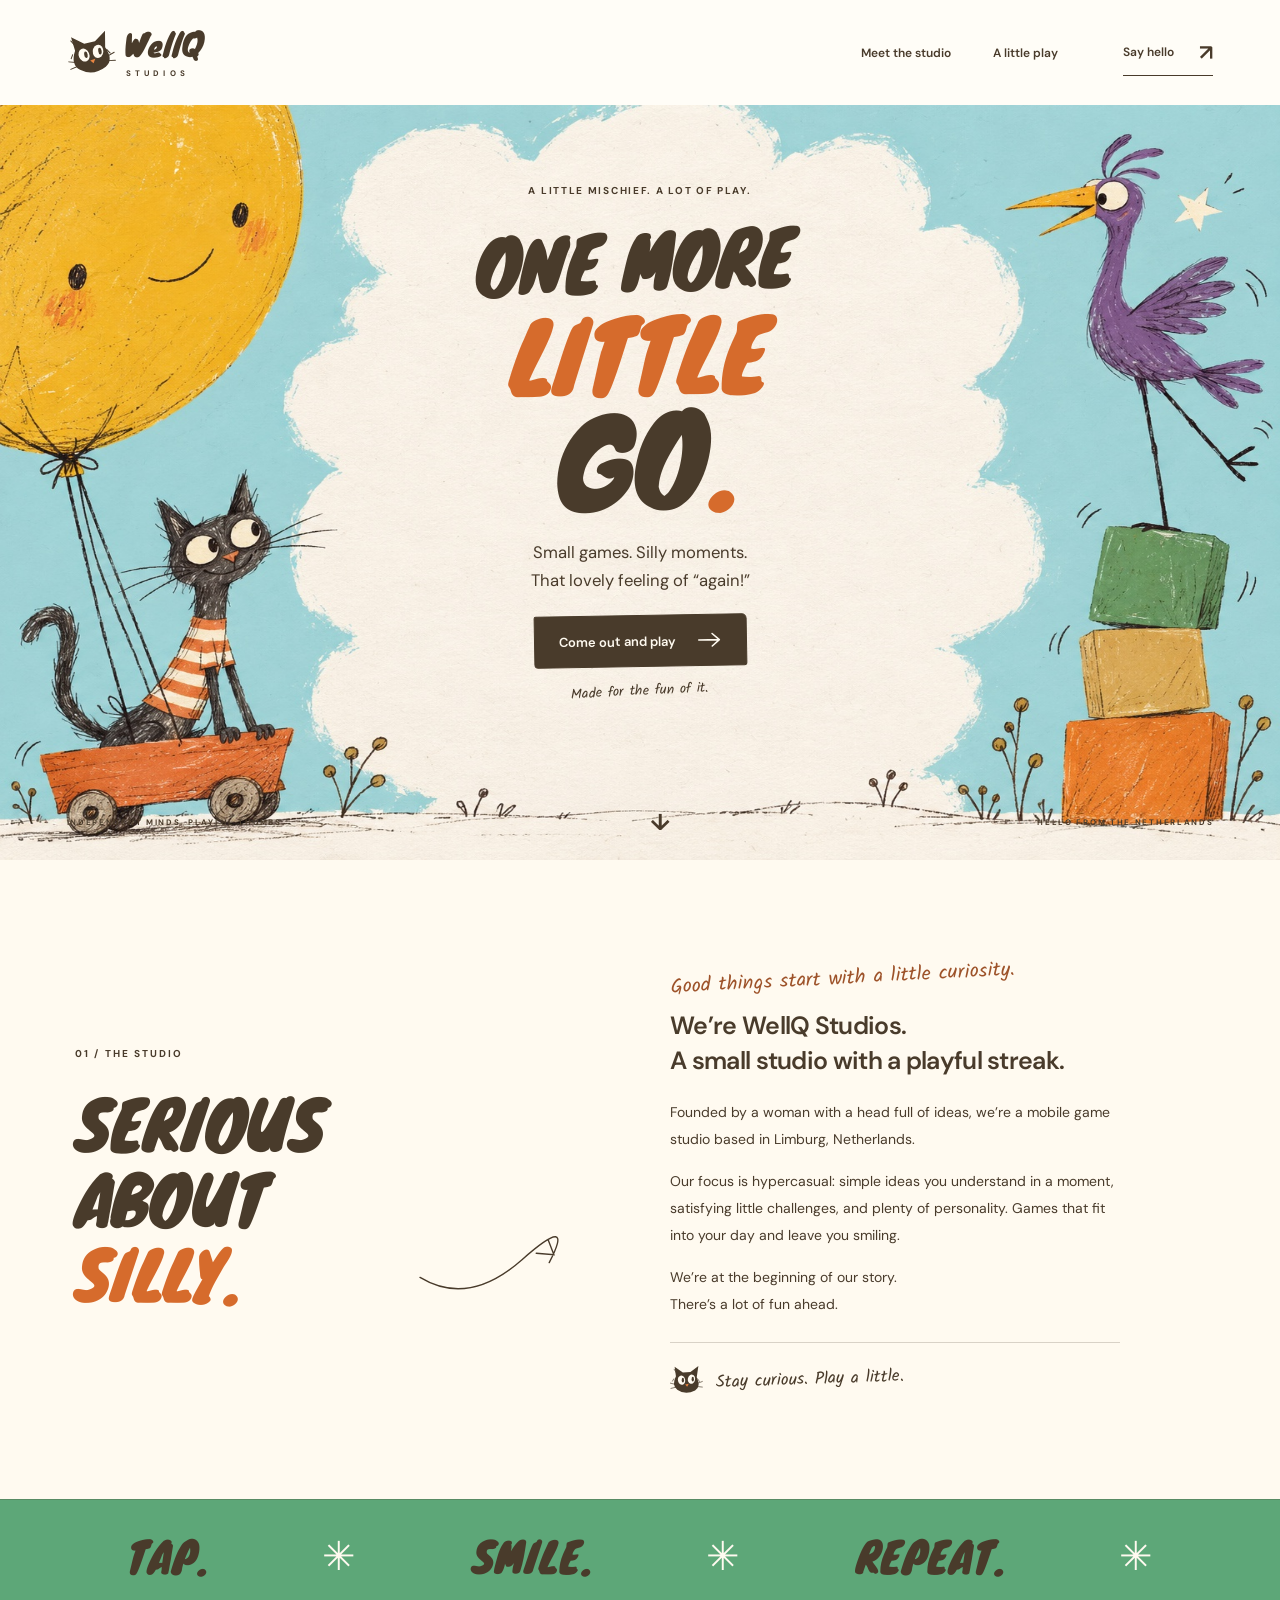
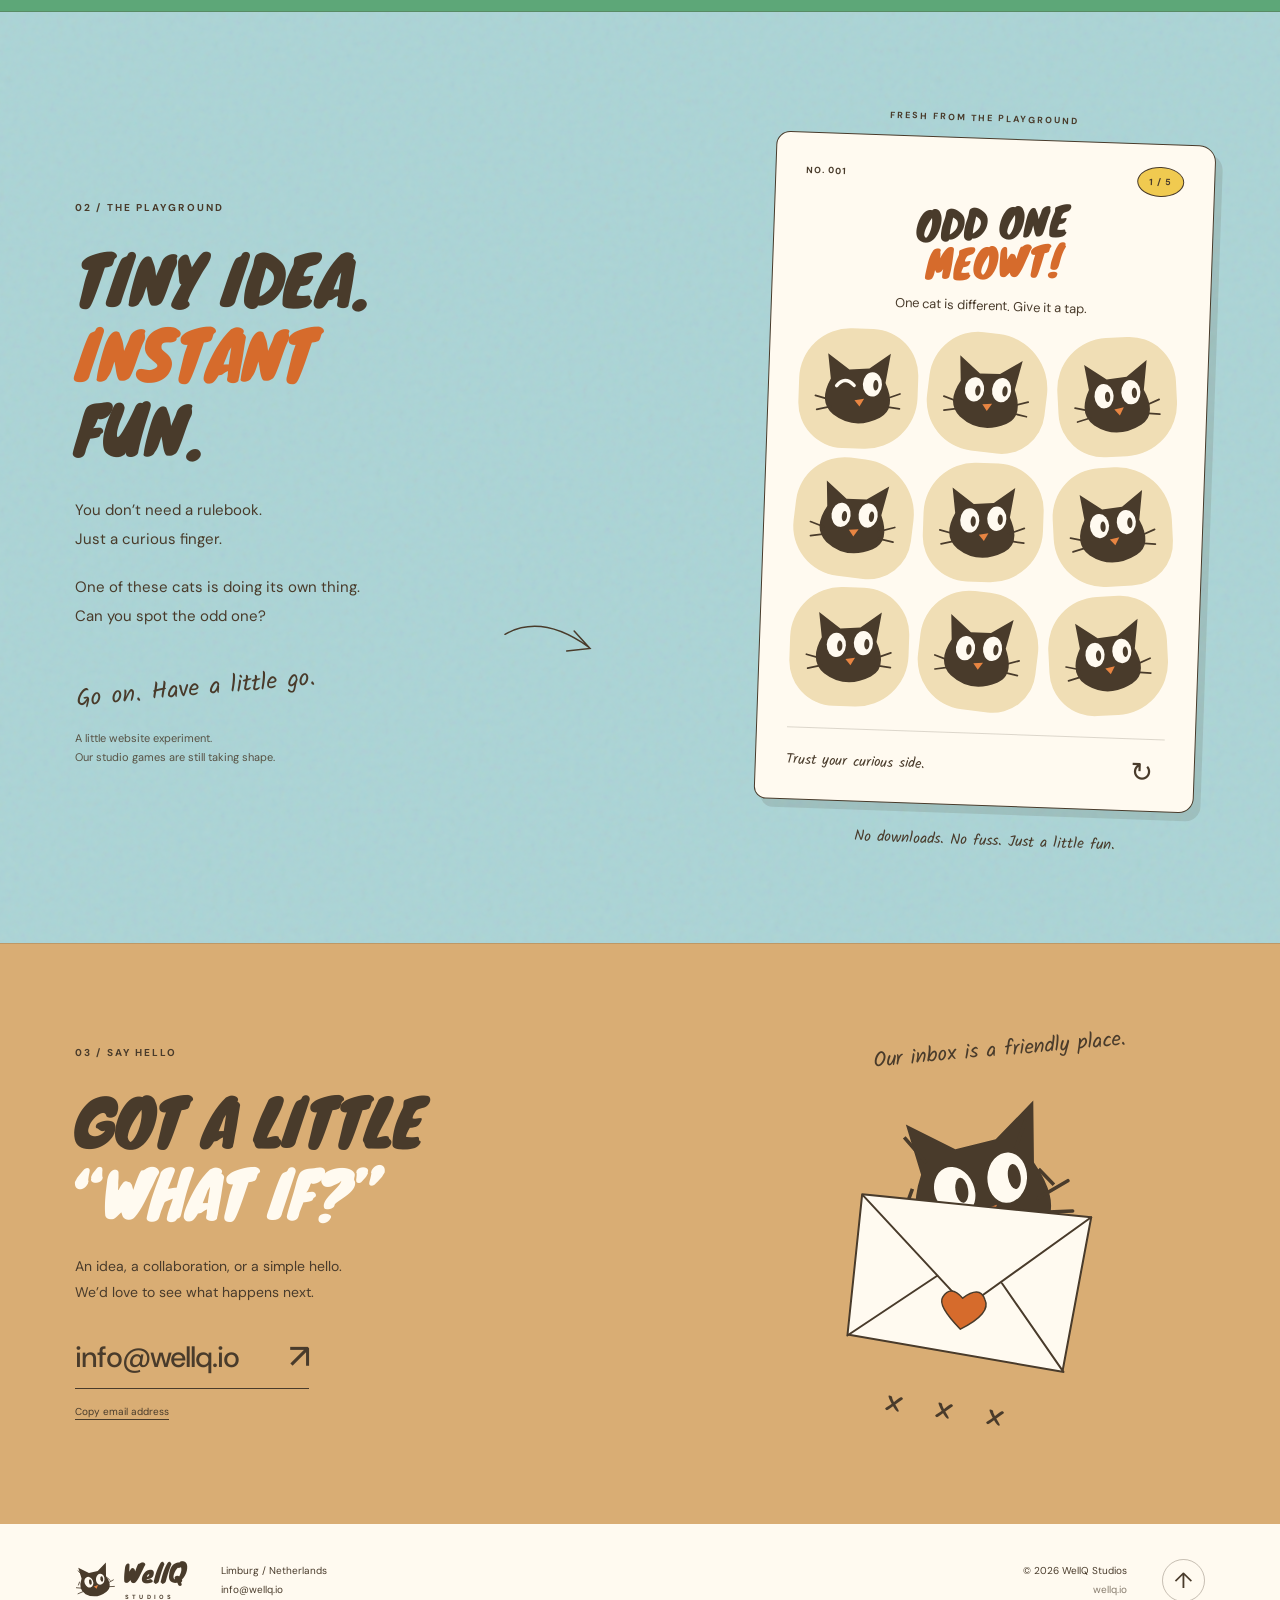
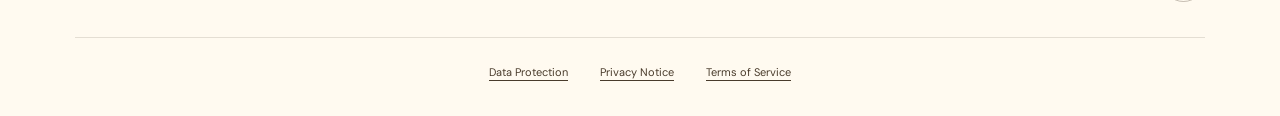
<file: index.html>
<!doctype html>
<html lang="en">
<head>
<meta charset="UTF-8"><meta name="viewport" content="width=device-width,initial-scale=1"><meta name="theme-color" content="#fffaf0">
<title>WellQ Studios • One more little go.</title>
<meta name="description" content="A little mischief. A lot of play. WellQ Studios is a woman founded mobile game studio in Limburg, Netherlands, creating hypercasual games.">
<meta property="og:title" content="WellQ Studios • One more little go."><meta property="og:description" content="A little mischief. A lot of play. Meet WellQ Studios."><meta property="og:type" content="website">
<link rel="icon" href="assets/cat.svg" type="image/svg+xml">
<link rel="preconnect" href="https://fonts.googleapis.com"><link rel="preconnect" href="https://fonts.gstatic.com" crossorigin>
<link href="https://fonts.googleapis.com/css2?family=DM+Sans:wght@400;500;600;700&family=Kalam:wght@400;700&family=Knewave&display=swap" rel="stylesheet">
<link rel="stylesheet" href="styles.css"><script defer src="game.js"></script><script defer src="script.js"></script>
</head>
<body>
<a class="skip" href="#main">Skip to content</a>
<header class="header">
<a class="brand" href="#" aria-label="WellQ Studios home"><img src="assets/cat.svg" alt="" width="48" height="48"><span>WellQ<span class="brand-sub">S T U D I O S</span></span></a>
<nav id="nav" aria-label="Main navigation"><a href="#studio">Meet the studio</a><a href="#playground">A little play</a><a class="nav-hello" href="#hello">Say hello <span aria-hidden="true">↗</span></a></nav>
<button class="menu" aria-controls="nav" aria-expanded="false" aria-label="Open menu"><span></span><span></span></button>
</header>
<main id="main">
<section class="hero" aria-labelledby="hero-heading">
<img class="hero-illustration" src="assets/playground.jpg" alt="A scruffy cat floats beneath a smiling yellow balloon while a purple bird balances on a wobbly tower of colored blocks." width="1536" height="1024" fetchpriority="high">
<div class="hero-copy"><p class="eyebrow">A LITTLE MISCHIEF. A LOT OF PLAY.</p><h1 id="hero-heading"><span>ONE MORE</span><span class="orange">LITTLE</span><span>GO<span class="orange">.</span></span></h1><p class="hero-intro">Small games. Silly moments.<br>That lovely feeling of “again!”</p><a class="button" href="#playground">Come out and play <svg viewBox="0 0 28 20" aria-hidden="true"><path d="M2 10h22M17 3l8 7-8 7"/></svg></a><span class="hero-footnote">Made for the fun of it.</span></div>
<p class="mobile-art-note" aria-hidden="true">Curiosity<br>looks good<br>on you.</p>
<div class="hero-bottom"><span>INDEPENDENT MINDS. PLAYFUL THUMBS.</span><a href="#studio" aria-label="Meet the studio below">↓</a><span>HELLO FROM THE NETHERLANDS</span></div>
</section>
<section class="studio section-wrap" id="studio" aria-labelledby="studio-heading">
<div class="studio-title"><p class="eyebrow">01 / THE STUDIO</p><h2 id="studio-heading">SERIOUS<br>ABOUT<br><span class="orange">SILLY.</span></h2><svg class="pencil-arrow" viewBox="0 0 180 80" aria-hidden="true"><path d="M8 20q43 50 119 17t29 13M145 35l19 8-1-19"/></svg></div>
<div class="studio-story"><span class="handwritten">Good things start with a little curiosity.</span><h3>We’re WellQ Studios.<br>A small studio with a playful streak.</h3><p>Founded by a woman with a head full of ideas, we’re a mobile game studio based in Limburg, Netherlands.</p><p>Our focus is hypercasual: simple ideas you understand in a moment, satisfying little challenges, and plenty of personality. Games that fit into your day and leave you smiling.</p><p>We’re at the beginning of our story.<br>There’s a lot of fun ahead.</p><div class="studio-signature"><img src="assets/cat.svg" alt="" width="33" height="33"><span>Stay curious. Play a little.</span></div></div>
</section>
<div class="play-strip" aria-label="Tap. Smile. Repeat."><span>TAP.</span><span class="strip-star" aria-hidden="true">✳</span><span>SMILE.</span><span class="strip-star" aria-hidden="true">✳</span><span>REPEAT.</span><span class="strip-star" aria-hidden="true">✳</span><span class="strip-again" aria-hidden="true">TAP.</span></div>
<section class="playground" id="playground" aria-labelledby="playground-heading"><div class="playground-inner section-wrap">
<div class="playground-copy"><p class="eyebrow">02 / THE PLAYGROUND</p><h2 id="playground-heading">TINY IDEA.<br><span class="orange">INSTANT</span><br>FUN.</h2><p>You don’t need a rulebook.<br>Just a curious finger.</p><p>One of these cats is doing its own thing.<br>Can you spot the odd one?</p><span class="handwritten toy-invitation">Go on. Have a little go.</span><svg class="toy-arrow" viewBox="0 0 120 60" aria-hidden="true"><path d="M6 22q44-25 100 15M89 18l19 21-28 3"/></svg><p class="toy-disclaimer">A little website experiment.<br>Our studio games are still taking shape.</p></div>
<div class="toy-surround"><div class="toy-label">FRESH FROM THE PLAYGROUND</div><div class="toy" aria-label="Odd one meowt game">
<div class="toy-top"><span class="toy-edition">NO. 001</span><span class="toy-counter" id="counter">1 / 5</span></div>
<h3>ODD ONE<br><span>MEOWT!</span></h3><p class="toy-description" id="game-instruction">One cat is different. Give it a tap.</p>
<div class="cats" id="cats" role="group" aria-labelledby="game-instruction"></div>
<div class="toy-result" id="toy-result" hidden><img src="assets/cat.svg" alt="A wide eyed cat" width="100" height="100"><h4>PAWSOME.</h4><p>Five little moments of joy.<br>Fancy another go?</p><button class="button" id="again">Play again <span aria-hidden="true">↻</span></button></div>
<div class="toy-bottom"><span class="game-message" id="game-message" role="status" aria-live="polite">Trust your curious side.</span><button class="reset" id="reset" aria-label="Start the cat game again">↻</button></div>
</div><span class="toy-caption">No downloads. No fuss. Just a little fun.</span></div>
</div></section>
<section class="hello" id="hello" aria-labelledby="hello-heading"><div class="hello-inner section-wrap"><div class="hello-copy"><p class="eyebrow">03 / SAY HELLO</p><h2 id="hello-heading">GOT A LITTLE<br><span>“WHAT IF?”</span></h2><p>An idea, a collaboration, or a simple hello.<br>We’d love to see what happens next.</p><a class="email" href="mailto:info@wellq.io">info@wellq.io <span aria-hidden="true">↗</span></a><div class="copy-row"><button id="copy-email">Copy email address</button><span id="copy-status" role="status"></span></div></div><div class="hello-drawing" aria-hidden="true"><span class="handwritten">Our inbox is a friendly place.</span><div class="cat-post"><img src="assets/cat.svg" alt="" width="180" height="180"><svg viewBox="0 0 260 190"><path class="envelope-paper" d="m14 27 230-9-7 157-218-7Z"/><path d="m15 28 118 96L244 18M19 169l81-72m138 78-73-79"/><path class="heart" d="M130 147q-26-20-22-29 6-14 20-2 15-15 22-2 9 13-20 33Z"/></svg></div><span class="hello-scribbles">× × ×</span></div></div></section>
</main>
<footer class="footer section-wrap"><a class="brand" href="#" aria-label="WellQ Studios home"><img src="assets/cat.svg" alt="" width="39" height="39"><span>WellQ<span class="brand-sub">S T U D I O S</span></span></a><p>Limburg / Netherlands<br><a href="mailto:info@wellq.io">info@wellq.io</a></p><p>© <span id="year">2026</span> WellQ Studios<br><span class="footer-domain">wellq.io</span></p><a class="back-top" href="#" aria-label="Back to top">↑</a></footer>
<nav class="legal-footer section-wrap" aria-label="Legal information"><a href="data-protection.html">Data Protection</a><a href="privacy.html">Privacy Notice</a><a href="terms.html">Terms of Service</a></nav>
</body></html>
</file>
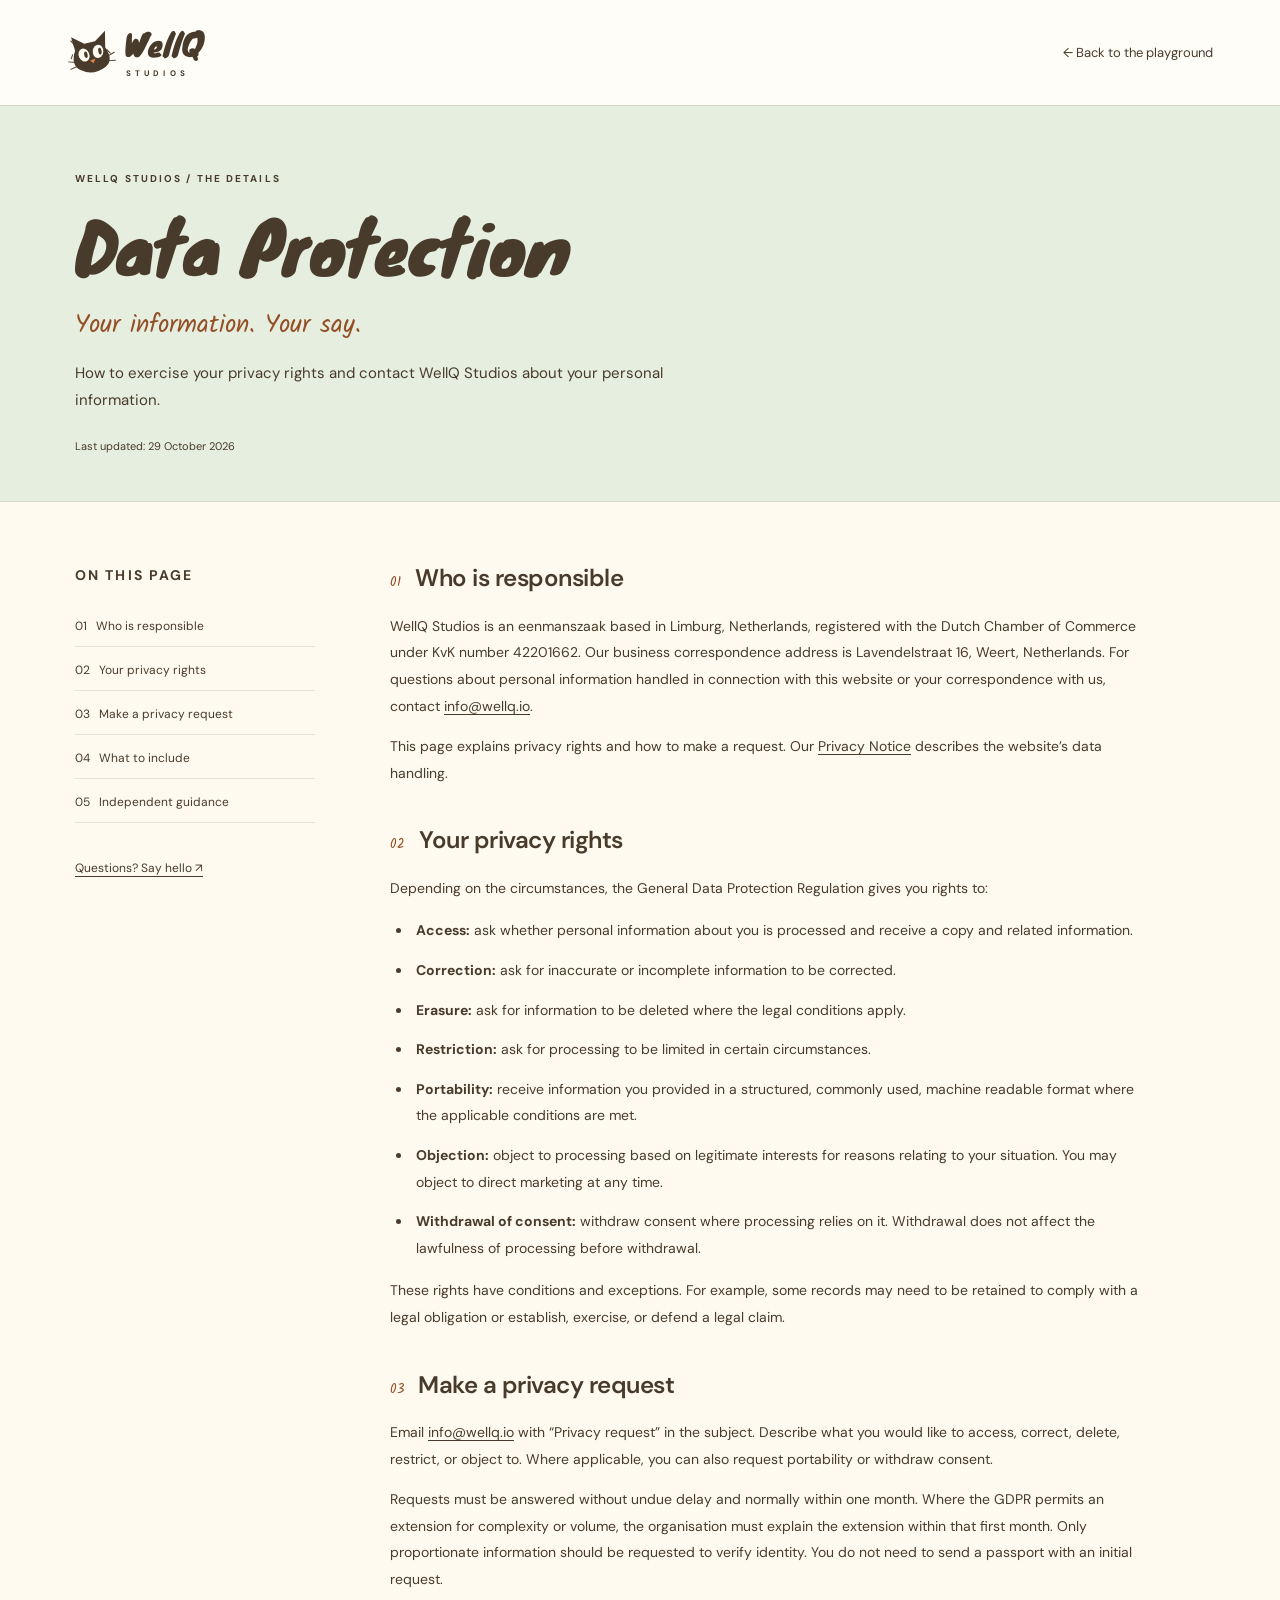
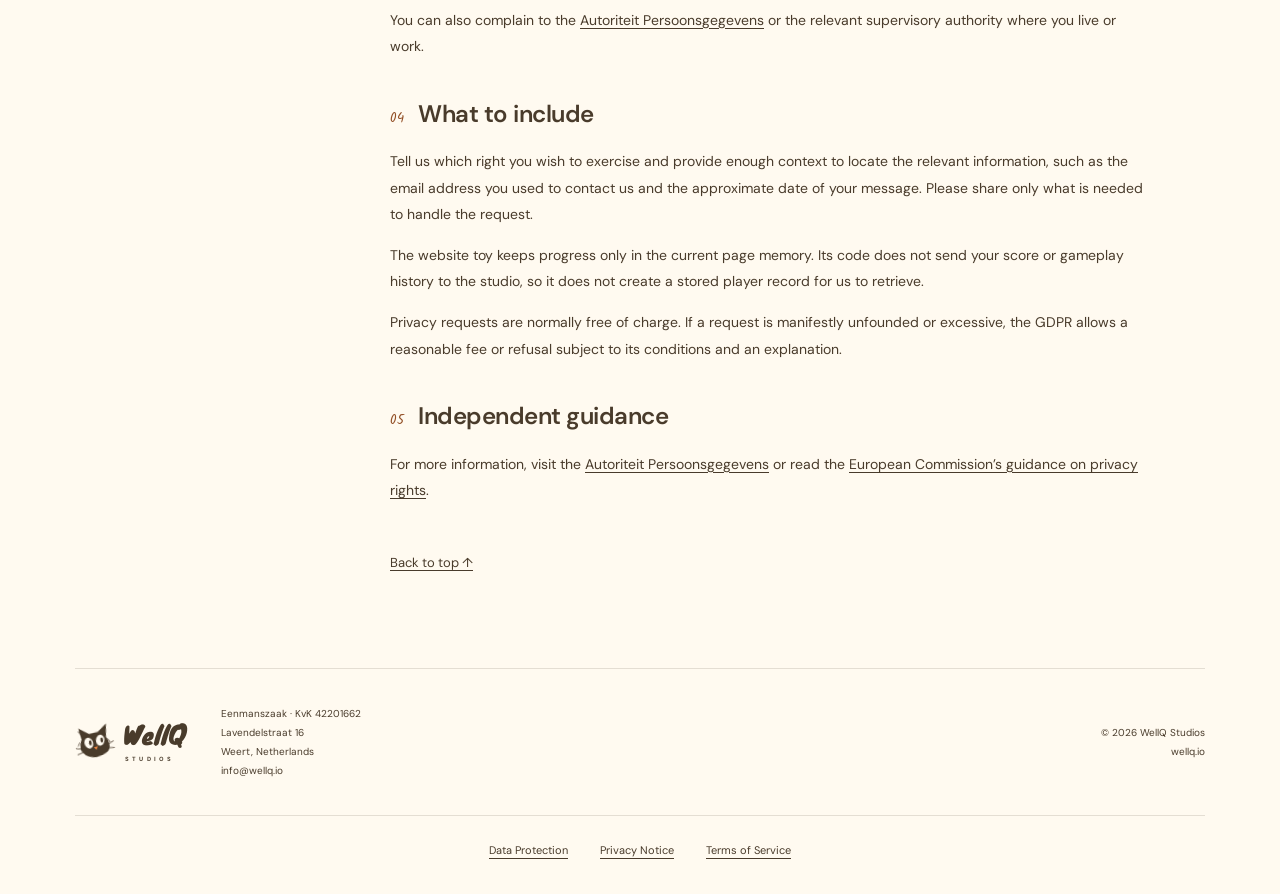
<file: data-protection.html>
<!doctype html>
<html lang="en"><head><meta charset="utf-8"><meta name="viewport" content="width=device-width,initial-scale=1"><meta name="theme-color" content="#fffaf0"><title>Data Protection • WellQ Studios</title><meta name="description" content="How to exercise your privacy rights and contact WellQ Studios about your personal information."><link rel="icon" href="assets/cat.svg" type="image/svg+xml"><link rel="preconnect" href="https://fonts.googleapis.com"><link rel="preconnect" href="https://fonts.gstatic.com" crossorigin><link href="https://fonts.googleapis.com/css2?family=DM+Sans:wght@400;500;600;700&family=Kalam:wght@400;700&family=Knewave&display=swap" rel="stylesheet"><link rel="stylesheet" href="styles.css"><link rel="stylesheet" href="legal.css"></head>
<body class="legal-page"><a class="skip" href="#main">Skip to content</a><header class="header"><a class="brand" href="index.html" aria-label="WellQ Studios home"><img src="assets/cat.svg" alt="" width="48" height="48"><span>WellQ<span class="brand-sub">S T U D I O S</span></span></a><a class="legal-home" href="index.html">← Back to the playground</a></header>
<main id="main"><div class="legal-hero"><div class="section-wrap"><p class="eyebrow">WELLQ STUDIOS / THE DETAILS</p><h1>Data Protection</h1><p class="handwritten">Your information. Your say.</p><p>How to exercise your privacy rights and contact WellQ Studios about your personal information.</p><p class="legal-date">Last updated: 29 October 2026</p></div></div><div class="legal-layout section-wrap"><aside><nav aria-label="On this page"><p class="eyebrow">ON THIS PAGE</p><a href="#scope">01 &nbsp; Who is responsible</a><a href="#rights">02 &nbsp; Your privacy rights</a><a href="#requests">03 &nbsp; Make a privacy request</a><a href="#information">04 &nbsp; What to include</a><a href="#guidance">05 &nbsp; Independent guidance</a></nav><a class="legal-contact" href="mailto:info@wellq.io">Questions? Say hello ↗</a></aside><article><section id="scope"><h2><span>01</span>Who is responsible</h2><p>WellQ Studios is an eenmanszaak based in Limburg, Netherlands, registered with the Dutch Chamber of Commerce under KvK number 42201662. Our business correspondence address is Lavendelstraat 16, Weert, Netherlands. For questions about personal information handled in connection with this website or your correspondence with us, contact <a href="mailto:info@wellq.io">info@wellq.io</a>.</p><p>This page explains privacy rights and how to make a request. Our <a href="privacy.html">Privacy Notice</a> describes the website’s data handling.</p></section><section id="rights"><h2><span>02</span>Your privacy rights</h2><p>Depending on the circumstances, the General Data Protection Regulation gives you rights to:</p><ul><li><strong>Access:</strong> ask whether personal information about you is processed and receive a copy and related information.</li><li><strong>Correction:</strong> ask for inaccurate or incomplete information to be corrected.</li><li><strong>Erasure:</strong> ask for information to be deleted where the legal conditions apply.</li><li><strong>Restriction:</strong> ask for processing to be limited in certain circumstances.</li><li><strong>Portability:</strong> receive information you provided in a structured, commonly used, machine readable format where the applicable conditions are met.</li><li><strong>Objection:</strong> object to processing based on legitimate interests for reasons relating to your situation. You may object to direct marketing at any time.</li><li><strong>Withdrawal of consent:</strong> withdraw consent where processing relies on it. Withdrawal does not affect the lawfulness of processing before withdrawal.</li></ul><p>These rights have conditions and exceptions. For example, some records may need to be retained to comply with a legal obligation or establish, exercise, or defend a legal claim.</p></section><section id="requests"><h2><span>03</span>Make a privacy request</h2><p>Email <a href="mailto:info@wellq.io?subject=Privacy%20request">info@wellq.io</a> with “Privacy request” in the subject. Describe what you would like to access, correct, delete, restrict, or object to. Where applicable, you can also request portability or withdraw consent.</p><p>Requests must be answered without undue delay and normally within one month. Where the GDPR permits an extension for complexity or volume, the organisation must explain the extension within that first month. Only proportionate information should be requested to verify identity. You do not need to send a passport with an initial request.</p><p>You can also complain to the <a href="https://autoriteitpersoonsgegevens.nl/">Autoriteit Persoonsgegevens</a> or the relevant supervisory authority where you live or work.</p></section><section id="information"><h2><span>04</span>What to include</h2><p>Tell us which right you wish to exercise and provide enough context to locate the relevant information, such as the email address you used to contact us and the approximate date of your message. Please share only what is needed to handle the request.</p><p>The website toy keeps progress only in the current page memory. Its code does not send your score or gameplay history to the studio, so it does not create a stored player record for us to retrieve.</p><p>Privacy requests are normally free of charge. If a request is manifestly unfounded or excessive, the GDPR allows a reasonable fee or refusal subject to its conditions and an explanation.</p></section><section id="guidance"><h2><span>05</span>Independent guidance</h2><p>For more information, visit the <a href="https://autoriteitpersoonsgegevens.nl/">Autoriteit Persoonsgegevens</a> or read the <a href="https://commission.europa.eu/law/law-topic/data-protection/reform/rights-citizens/how-my-personal-data-protected/how-should-my-consent-be-requested_en">European Commission’s guidance on privacy rights</a>.</p></section><a class="legal-top" href="#main">Back to top ↑</a></article></div></main>
<footer class="footer section-wrap"><a class="brand" href="index.html"><img src="assets/cat.svg" alt="" width="39" height="39"><span>WellQ<span class="brand-sub">S T U D I O S</span></span></a><p>Eenmanszaak · KvK 42201662<br>Lavendelstraat 16<br>Weert, Netherlands<br><a href="mailto:info@wellq.io">info@wellq.io</a></p><p>© 2026 WellQ Studios<br>wellq.io</p></footer><nav class="legal-footer section-wrap" aria-label="Legal information"><a href="data-protection.html">Data Protection</a><a href="privacy.html">Privacy Notice</a><a href="terms.html">Terms of Service</a></nav></body></html>
</file>
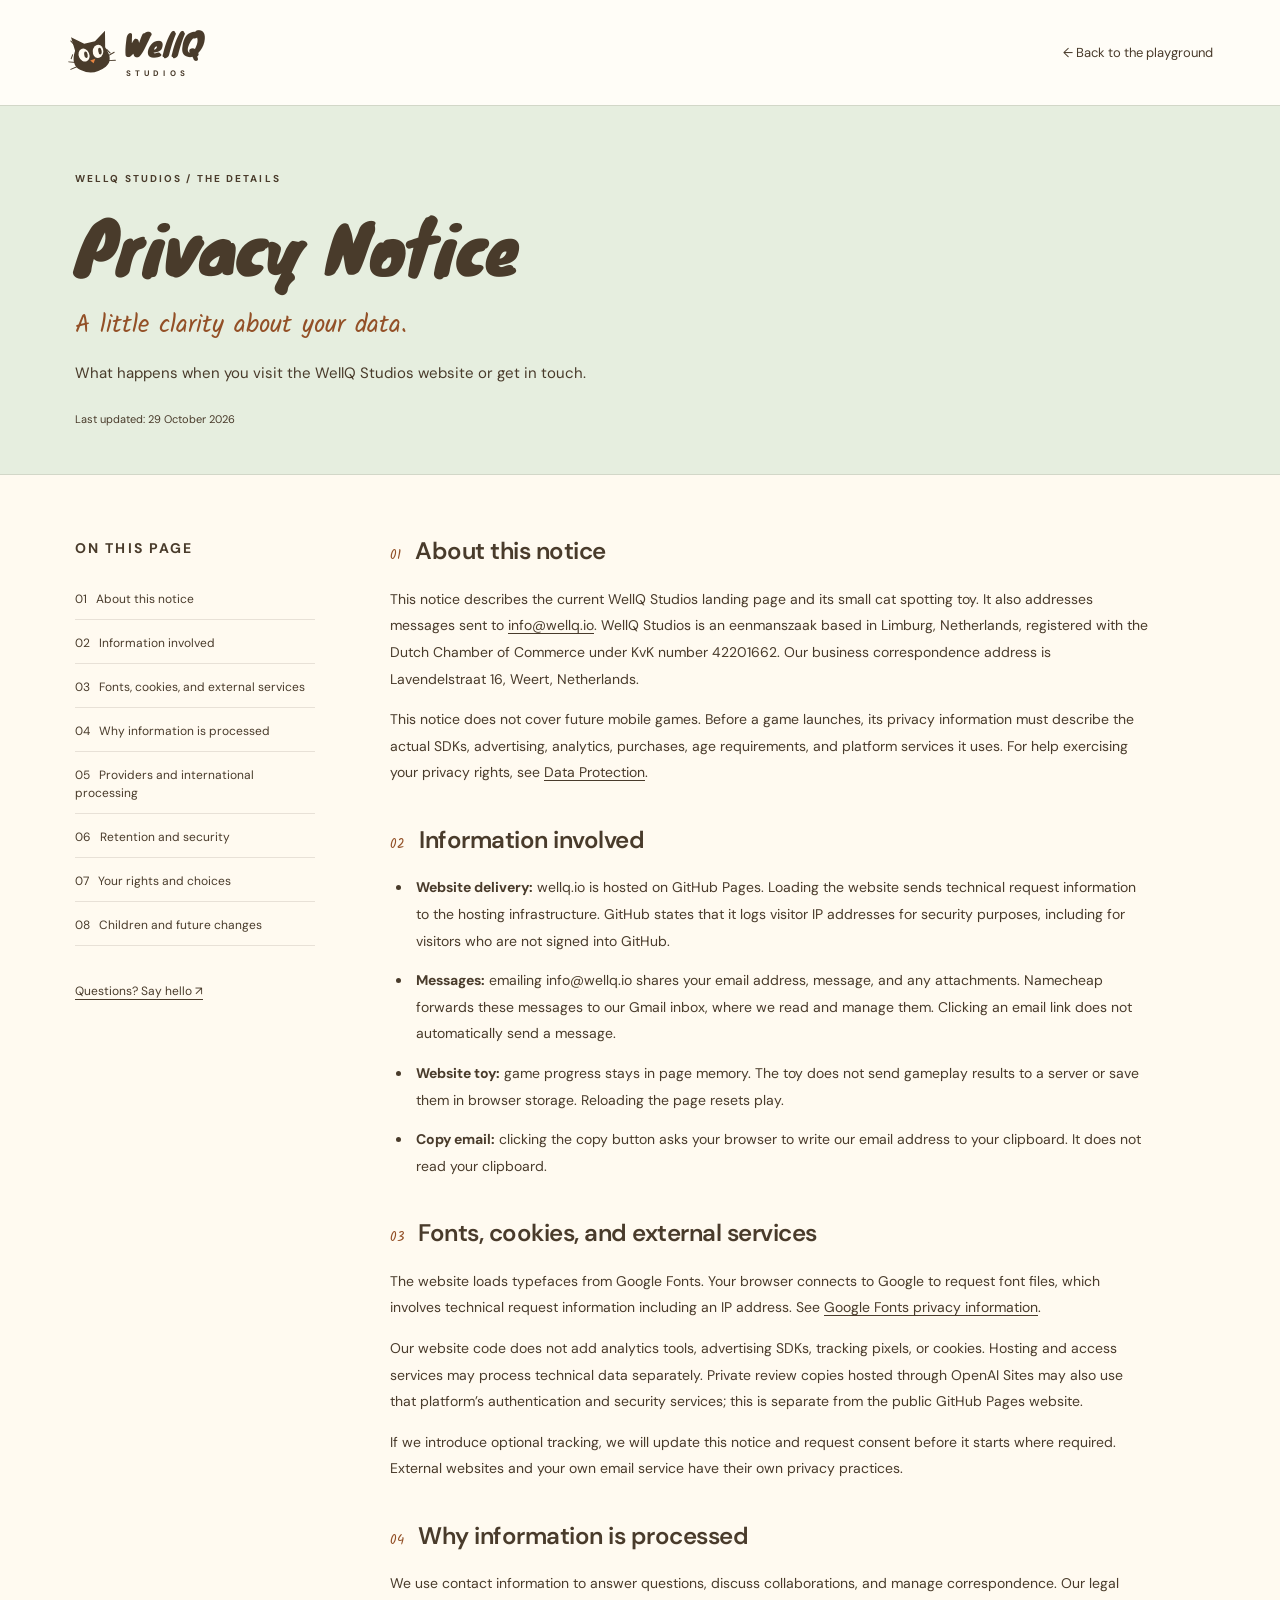
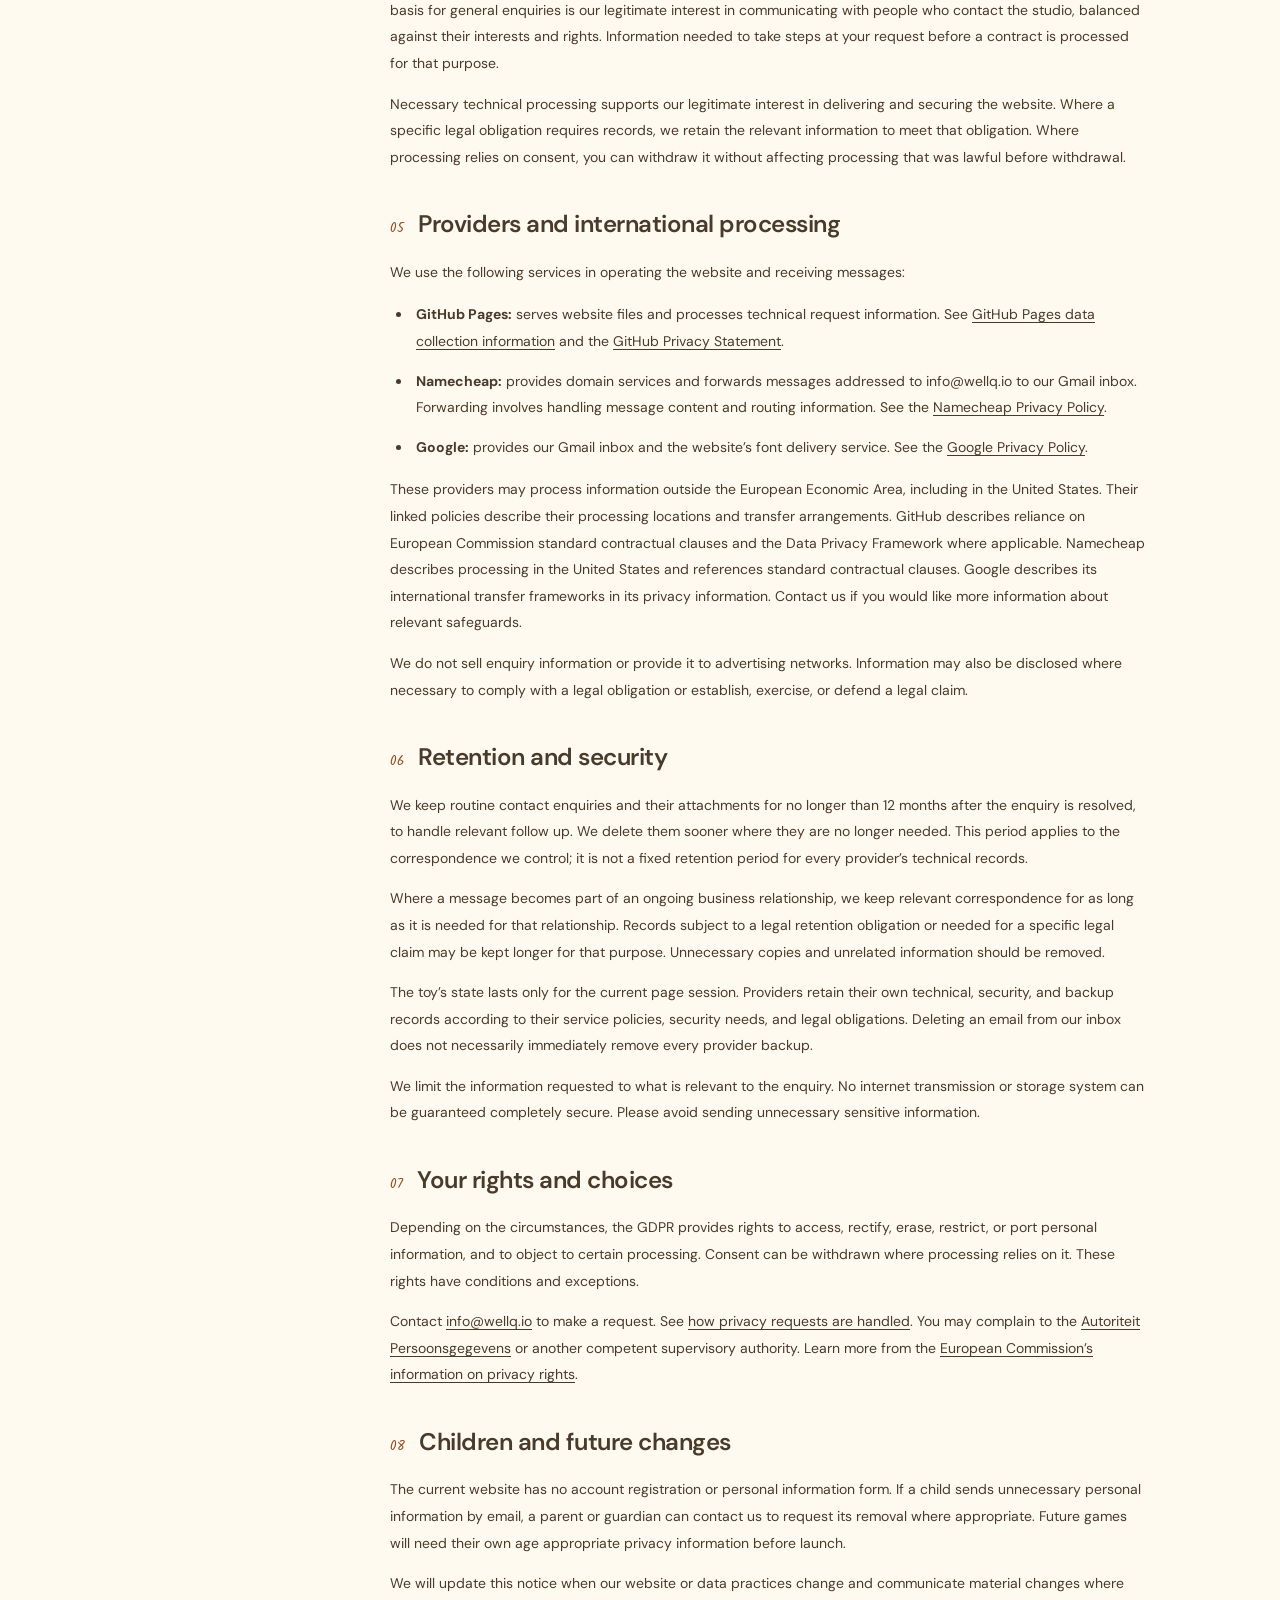
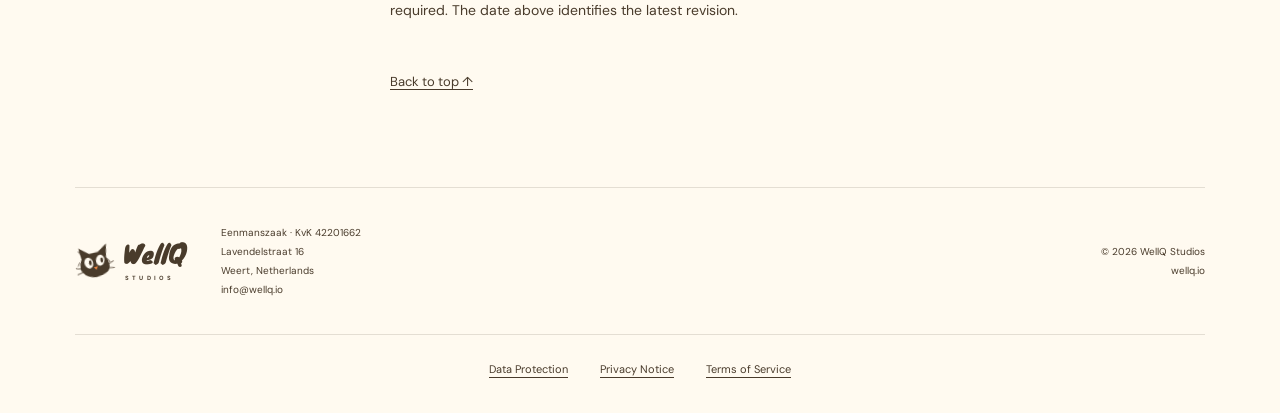
<file: privacy.html>
<!doctype html>
<html lang="en"><head><meta charset="utf-8"><meta name="viewport" content="width=device-width,initial-scale=1"><meta name="theme-color" content="#fffaf0"><title>Privacy Notice • WellQ Studios</title><meta name="description" content="What happens when you visit the WellQ Studios website or get in touch."><link rel="icon" href="assets/cat.svg" type="image/svg+xml"><link rel="preconnect" href="https://fonts.googleapis.com"><link rel="preconnect" href="https://fonts.gstatic.com" crossorigin><link href="https://fonts.googleapis.com/css2?family=DM+Sans:wght@400;500;600;700&family=Kalam:wght@400;700&family=Knewave&display=swap" rel="stylesheet"><link rel="stylesheet" href="styles.css"><link rel="stylesheet" href="legal.css"></head>
<body class="legal-page"><a class="skip" href="#main">Skip to content</a><header class="header"><a class="brand" href="index.html" aria-label="WellQ Studios home"><img src="assets/cat.svg" alt="" width="48" height="48"><span>WellQ<span class="brand-sub">S T U D I O S</span></span></a><a class="legal-home" href="index.html">← Back to the playground</a></header>
<main id="main"><div class="legal-hero"><div class="section-wrap"><p class="eyebrow">WELLQ STUDIOS / THE DETAILS</p><h1>Privacy Notice</h1><p class="handwritten">A little clarity about your data.</p><p>What happens when you visit the WellQ Studios website or get in touch.</p><p class="legal-date">Last updated: 29 October 2026</p></div></div><div class="legal-layout section-wrap"><aside><nav aria-label="On this page"><p class="eyebrow">ON THIS PAGE</p><a href="#scope">01 &nbsp; About this notice</a><a href="#information">02 &nbsp; Information involved</a><a href="#cookies">03 &nbsp; Fonts, cookies, and external services</a><a href="#grounds">04 &nbsp; Why information is processed</a><a href="#sharing">05 &nbsp; Providers and international processing</a><a href="#retention">06 &nbsp; Retention and security</a><a href="#rights">07 &nbsp; Your rights and choices</a><a href="#children">08 &nbsp; Children and future changes</a></nav><a class="legal-contact" href="mailto:info@wellq.io">Questions? Say hello ↗</a></aside><article><section id="scope"><h2><span>01</span>About this notice</h2><p>This notice describes the current WellQ Studios landing page and its small cat spotting toy. It also addresses messages sent to <a href="mailto:info@wellq.io">info@wellq.io</a>. WellQ Studios is an eenmanszaak based in Limburg, Netherlands, registered with the Dutch Chamber of Commerce under KvK number 42201662. Our business correspondence address is Lavendelstraat 16, Weert, Netherlands.</p><p>This notice does not cover future mobile games. Before a game launches, its privacy information must describe the actual SDKs, advertising, analytics, purchases, age requirements, and platform services it uses. For help exercising your privacy rights, see <a href="data-protection.html">Data Protection</a>.</p></section><section id="information"><h2><span>02</span>Information involved</h2><ul><li><strong>Website delivery:</strong> wellq.io is hosted on GitHub Pages. Loading the website sends technical request information to the hosting infrastructure. GitHub states that it logs visitor IP addresses for security purposes, including for visitors who are not signed into GitHub.</li><li><strong>Messages:</strong> emailing info@wellq.io shares your email address, message, and any attachments. Namecheap forwards these messages to our Gmail inbox, where we read and manage them. Clicking an email link does not automatically send a message.</li><li><strong>Website toy:</strong> game progress stays in page memory. The toy does not send gameplay results to a server or save them in browser storage. Reloading the page resets play.</li><li><strong>Copy email:</strong> clicking the copy button asks your browser to write our email address to your clipboard. It does not read your clipboard.</li></ul></section><section id="cookies"><h2><span>03</span>Fonts, cookies, and external services</h2><p>The website loads typefaces from Google Fonts. Your browser connects to Google to request font files, which involves technical request information including an IP address. See <a href="https://developers.google.com/fonts/faq/privacy">Google Fonts privacy information</a>.</p><p>Our website code does not add analytics tools, advertising SDKs, tracking pixels, or cookies. Hosting and access services may process technical data separately. Private review copies hosted through OpenAI Sites may also use that platform’s authentication and security services; this is separate from the public GitHub Pages website.</p><p>If we introduce optional tracking, we will update this notice and request consent before it starts where required. External websites and your own email service have their own privacy practices.</p></section><section id="grounds"><h2><span>04</span>Why information is processed</h2><p>We use contact information to answer questions, discuss collaborations, and manage correspondence. Our legal basis for general enquiries is our legitimate interest in communicating with people who contact the studio, balanced against their interests and rights. Information needed to take steps at your request before a contract is processed for that purpose.</p><p>Necessary technical processing supports our legitimate interest in delivering and securing the website. Where a specific legal obligation requires records, we retain the relevant information to meet that obligation. Where processing relies on consent, you can withdraw it without affecting processing that was lawful before withdrawal.</p></section><section id="sharing"><h2><span>05</span>Providers and international processing</h2><p>We use the following services in operating the website and receiving messages:</p><ul><li><strong>GitHub Pages:</strong> serves website files and processes technical request information. See <a href="https://docs.github.com/en/pages/getting-started-with-github-pages/what-is-github-pages#data-collection">GitHub Pages data collection information</a> and the <a href="https://docs.github.com/en/site-policy/privacy-policies/github-general-privacy-statement">GitHub Privacy Statement</a>.</li><li><strong>Namecheap:</strong> provides domain services and forwards messages addressed to info@wellq.io to our Gmail inbox. Forwarding involves handling message content and routing information. See the <a href="https://www.namecheap.com/legal/general/privacy-policy/">Namecheap Privacy Policy</a>.</li><li><strong>Google:</strong> provides our Gmail inbox and the website’s font delivery service. See the <a href="https://policies.google.com/privacy">Google Privacy Policy</a>.</li></ul><p>These providers may process information outside the European Economic Area, including in the United States. Their linked policies describe their processing locations and transfer arrangements. GitHub describes reliance on European Commission standard contractual clauses and the Data Privacy Framework where applicable. Namecheap describes processing in the United States and references standard contractual clauses. Google describes its international transfer frameworks in its privacy information. Contact us if you would like more information about relevant safeguards.</p><p>We do not sell enquiry information or provide it to advertising networks. Information may also be disclosed where necessary to comply with a legal obligation or establish, exercise, or defend a legal claim.</p></section><section id="retention"><h2><span>06</span>Retention and security</h2><p>We keep routine contact enquiries and their attachments for no longer than 12 months after the enquiry is resolved, to handle relevant follow up. We delete them sooner where they are no longer needed. This period applies to the correspondence we control; it is not a fixed retention period for every provider’s technical records.</p><p>Where a message becomes part of an ongoing business relationship, we keep relevant correspondence for as long as it is needed for that relationship. Records subject to a legal retention obligation or needed for a specific legal claim may be kept longer for that purpose. Unnecessary copies and unrelated information should be removed.</p><p>The toy’s state lasts only for the current page session. Providers retain their own technical, security, and backup records according to their service policies, security needs, and legal obligations. Deleting an email from our inbox does not necessarily immediately remove every provider backup.</p><p>We limit the information requested to what is relevant to the enquiry. No internet transmission or storage system can be guaranteed completely secure. Please avoid sending unnecessary sensitive information.</p></section><section id="rights"><h2><span>07</span>Your rights and choices</h2><p>Depending on the circumstances, the GDPR provides rights to access, rectify, erase, restrict, or port personal information, and to object to certain processing. Consent can be withdrawn where processing relies on it. These rights have conditions and exceptions.</p><p>Contact <a href="mailto:info@wellq.io?subject=Privacy%20request">info@wellq.io</a> to make a request. See <a href="data-protection.html#requests">how privacy requests are handled</a>. You may complain to the <a href="https://autoriteitpersoonsgegevens.nl/">Autoriteit Persoonsgegevens</a> or another competent supervisory authority. Learn more from the <a href="https://commission.europa.eu/law/law-topic/data-protection/reform/rights-citizens/how-my-personal-data-protected/how-should-my-consent-be-requested_en">European Commission’s information on privacy rights</a>.</p></section><section id="children"><h2><span>08</span>Children and future changes</h2><p>The current website has no account registration or personal information form. If a child sends unnecessary personal information by email, a parent or guardian can contact us to request its removal where appropriate. Future games will need their own age appropriate privacy information before launch.</p><p>We will update this notice when our website or data practices change and communicate material changes where required. The date above identifies the latest revision.</p></section><a class="legal-top" href="#main">Back to top ↑</a></article></div></main>
<footer class="footer section-wrap"><a class="brand" href="index.html"><img src="assets/cat.svg" alt="" width="39" height="39"><span>WellQ<span class="brand-sub">S T U D I O S</span></span></a><p>Eenmanszaak · KvK 42201662<br>Lavendelstraat 16<br>Weert, Netherlands<br><a href="mailto:info@wellq.io">info@wellq.io</a></p><p>© 2026 WellQ Studios<br>wellq.io</p></footer><nav class="legal-footer section-wrap" aria-label="Legal information"><a href="data-protection.html">Data Protection</a><a href="privacy.html">Privacy Notice</a><a href="terms.html">Terms of Service</a></nav></body></html>
</file>
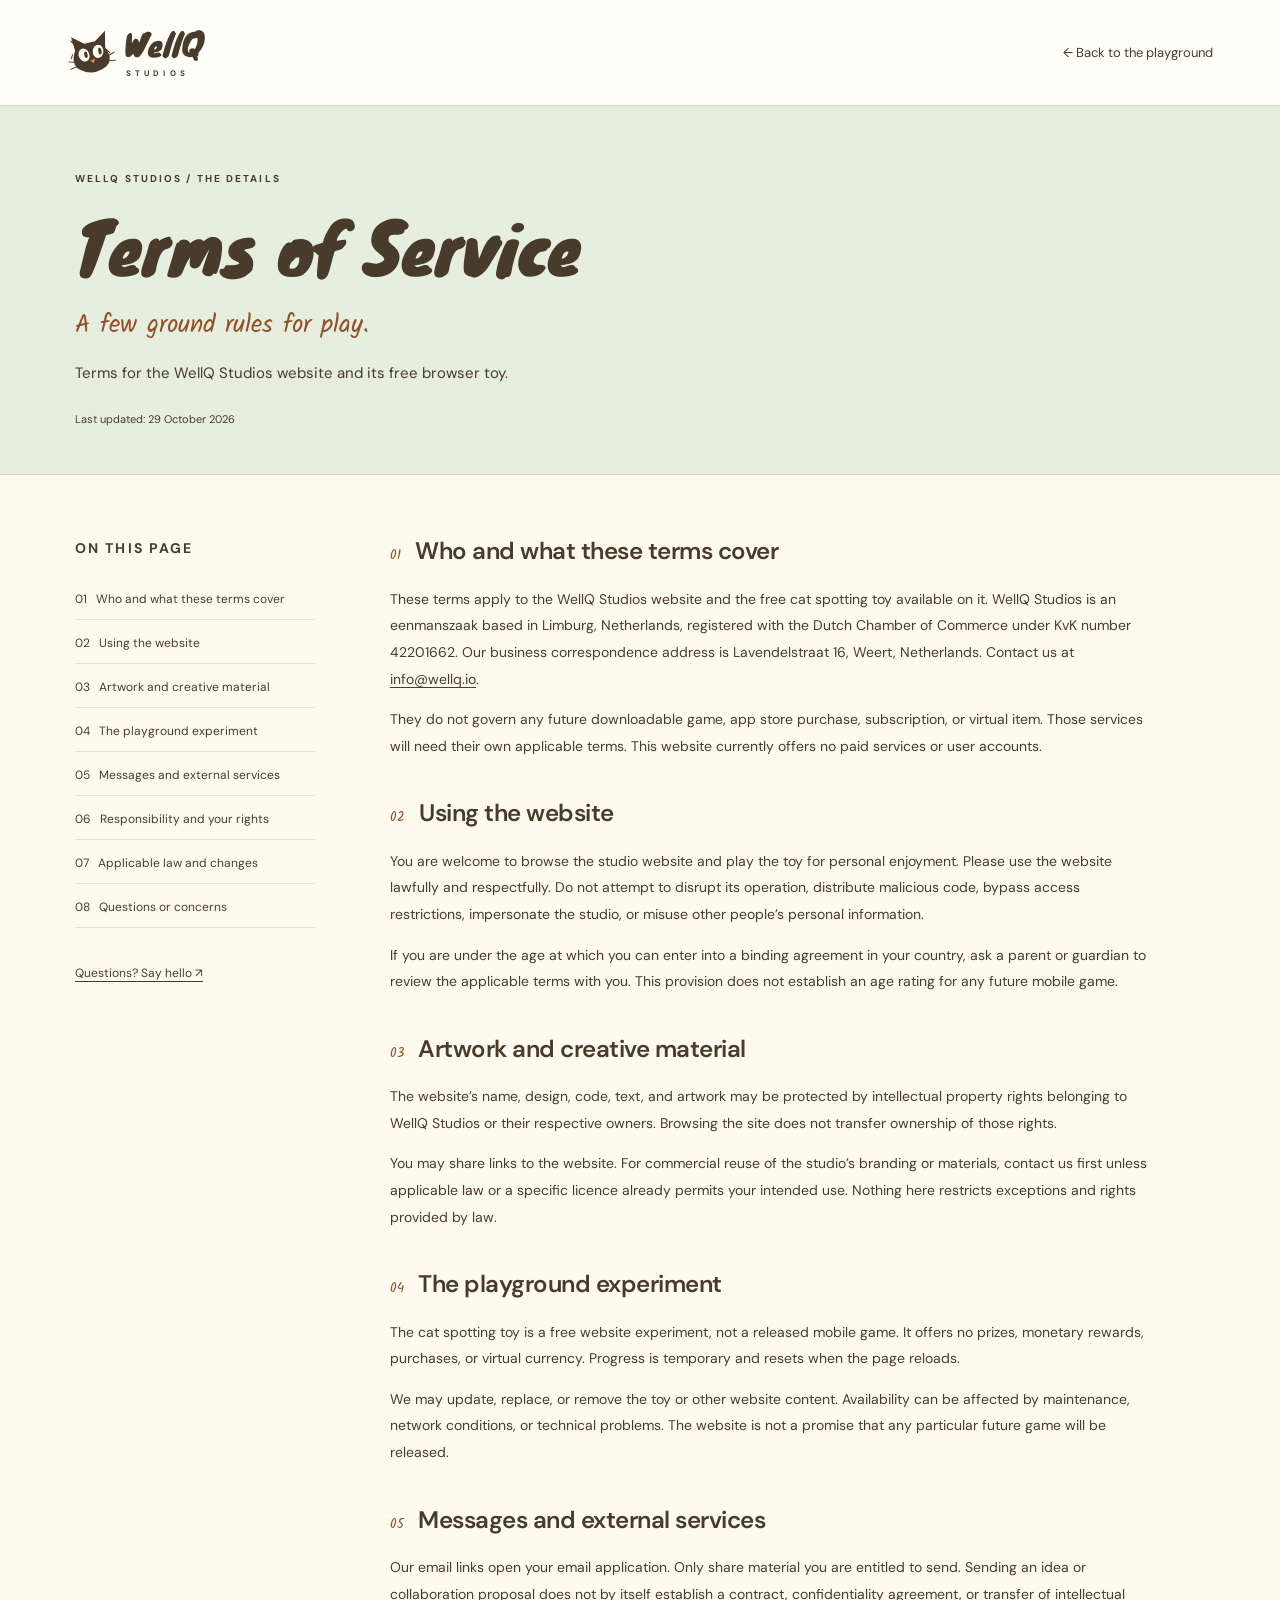
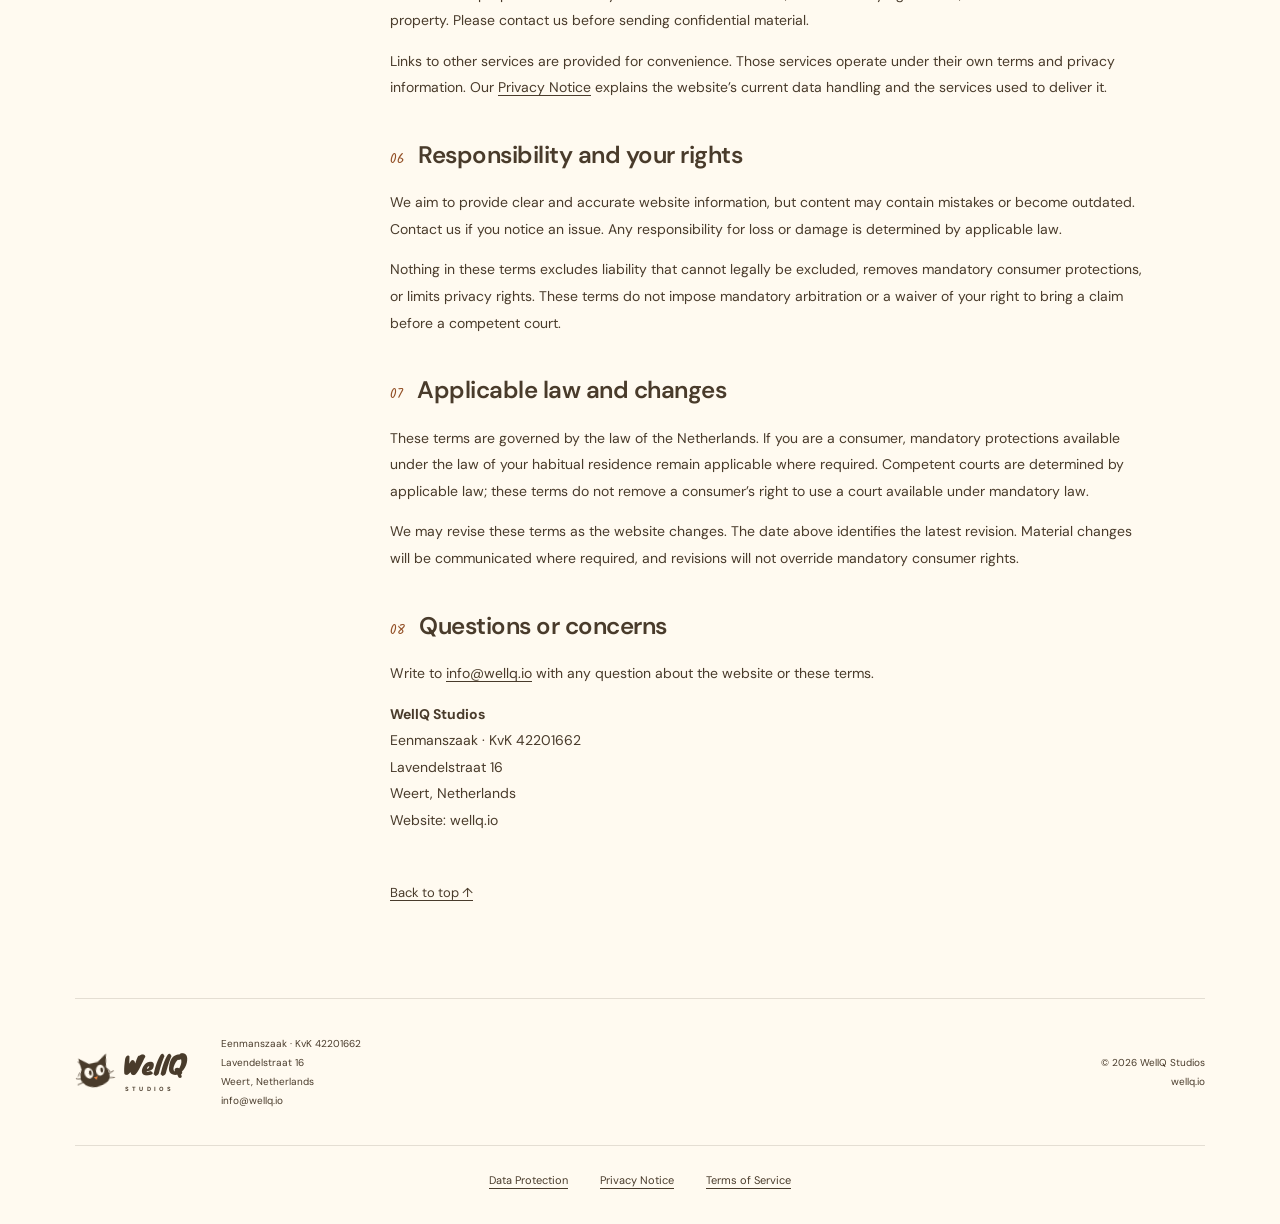
<file: terms.html>
<!doctype html>
<html lang="en"><head><meta charset="utf-8"><meta name="viewport" content="width=device-width,initial-scale=1"><meta name="theme-color" content="#fffaf0"><title>Terms of Service • WellQ Studios</title><meta name="description" content="Terms for the WellQ Studios website and its free browser toy."><link rel="icon" href="assets/cat.svg" type="image/svg+xml"><link rel="preconnect" href="https://fonts.googleapis.com"><link rel="preconnect" href="https://fonts.gstatic.com" crossorigin><link href="https://fonts.googleapis.com/css2?family=DM+Sans:wght@400;500;600;700&family=Kalam:wght@400;700&family=Knewave&display=swap" rel="stylesheet"><link rel="stylesheet" href="styles.css"><link rel="stylesheet" href="legal.css"></head>
<body class="legal-page"><a class="skip" href="#main">Skip to content</a><header class="header"><a class="brand" href="index.html" aria-label="WellQ Studios home"><img src="assets/cat.svg" alt="" width="48" height="48"><span>WellQ<span class="brand-sub">S T U D I O S</span></span></a><a class="legal-home" href="index.html">← Back to the playground</a></header>
<main id="main"><div class="legal-hero"><div class="section-wrap"><p class="eyebrow">WELLQ STUDIOS / THE DETAILS</p><h1>Terms of Service</h1><p class="handwritten">A few ground rules for play.</p><p>Terms for the WellQ Studios website and its free browser toy.</p><p class="legal-date">Last updated: 29 October 2026</p></div></div><div class="legal-layout section-wrap"><aside><nav aria-label="On this page"><p class="eyebrow">ON THIS PAGE</p><a href="#scope">01 &nbsp; Who and what these terms cover</a><a href="#use">02 &nbsp; Using the website</a><a href="#content">03 &nbsp; Artwork and creative material</a><a href="#toy">04 &nbsp; The playground experiment</a><a href="#contact">05 &nbsp; Messages and external services</a><a href="#rights">06 &nbsp; Responsibility and your rights</a><a href="#law">07 &nbsp; Applicable law and changes</a><a href="#questions">08 &nbsp; Questions or concerns</a></nav><a class="legal-contact" href="mailto:info@wellq.io">Questions? Say hello ↗</a></aside><article><section id="scope"><h2><span>01</span>Who and what these terms cover</h2><p>These terms apply to the WellQ Studios website and the free cat spotting toy available on it. WellQ Studios is an eenmanszaak based in Limburg, Netherlands, registered with the Dutch Chamber of Commerce under KvK number 42201662. Our business correspondence address is Lavendelstraat 16, Weert, Netherlands. Contact us at <a href="mailto:info@wellq.io">info@wellq.io</a>.</p><p>They do not govern any future downloadable game, app store purchase, subscription, or virtual item. Those services will need their own applicable terms. This website currently offers no paid services or user accounts.</p></section><section id="use"><h2><span>02</span>Using the website</h2><p>You are welcome to browse the studio website and play the toy for personal enjoyment. Please use the website lawfully and respectfully. Do not attempt to disrupt its operation, distribute malicious code, bypass access restrictions, impersonate the studio, or misuse other people’s personal information.</p><p>If you are under the age at which you can enter into a binding agreement in your country, ask a parent or guardian to review the applicable terms with you. This provision does not establish an age rating for any future mobile game.</p></section><section id="content"><h2><span>03</span>Artwork and creative material</h2><p>The website’s name, design, code, text, and artwork may be protected by intellectual property rights belonging to WellQ Studios or their respective owners. Browsing the site does not transfer ownership of those rights.</p><p>You may share links to the website. For commercial reuse of the studio’s branding or materials, contact us first unless applicable law or a specific licence already permits your intended use. Nothing here restricts exceptions and rights provided by law.</p></section><section id="toy"><h2><span>04</span>The playground experiment</h2><p>The cat spotting toy is a free website experiment, not a released mobile game. It offers no prizes, monetary rewards, purchases, or virtual currency. Progress is temporary and resets when the page reloads.</p><p>We may update, replace, or remove the toy or other website content. Availability can be affected by maintenance, network conditions, or technical problems. The website is not a promise that any particular future game will be released.</p></section><section id="contact"><h2><span>05</span>Messages and external services</h2><p>Our email links open your email application. Only share material you are entitled to send. Sending an idea or collaboration proposal does not by itself establish a contract, confidentiality agreement, or transfer of intellectual property. Please contact us before sending confidential material.</p><p>Links to other services are provided for convenience. Those services operate under their own terms and privacy information. Our <a href="privacy.html">Privacy Notice</a> explains the website’s current data handling and the services used to deliver it.</p></section><section id="rights"><h2><span>06</span>Responsibility and your rights</h2><p>We aim to provide clear and accurate website information, but content may contain mistakes or become outdated. Contact us if you notice an issue. Any responsibility for loss or damage is determined by applicable law.</p><p>Nothing in these terms excludes liability that cannot legally be excluded, removes mandatory consumer protections, or limits privacy rights. These terms do not impose mandatory arbitration or a waiver of your right to bring a claim before a competent court.</p></section><section id="law"><h2><span>07</span>Applicable law and changes</h2><p>These terms are governed by the law of the Netherlands. If you are a consumer, mandatory protections available under the law of your habitual residence remain applicable where required. Competent courts are determined by applicable law; these terms do not remove a consumer’s right to use a court available under mandatory law.</p><p>We may revise these terms as the website changes. The date above identifies the latest revision. Material changes will be communicated where required, and revisions will not override mandatory consumer rights.</p></section><section id="questions"><h2><span>08</span>Questions or concerns</h2><p>Write to <a href="mailto:info@wellq.io">info@wellq.io</a> with any question about the website or these terms.</p><p><strong>WellQ Studios</strong><br>Eenmanszaak · KvK 42201662<br>Lavendelstraat 16<br>Weert, Netherlands<br>Website: wellq.io</p></section><a class="legal-top" href="#main">Back to top ↑</a></article></div></main>
<footer class="footer section-wrap"><a class="brand" href="index.html"><img src="assets/cat.svg" alt="" width="39" height="39"><span>WellQ<span class="brand-sub">S T U D I O S</span></span></a><p>Eenmanszaak · KvK 42201662<br>Lavendelstraat 16<br>Weert, Netherlands<br><a href="mailto:info@wellq.io">info@wellq.io</a></p><p>© 2026 WellQ Studios<br>wellq.io</p></footer><nav class="legal-footer section-wrap" aria-label="Legal information"><a href="data-protection.html">Data Protection</a><a href="privacy.html">Privacy Notice</a><a href="terms.html">Terms of Service</a></nav></body></html>
</file>
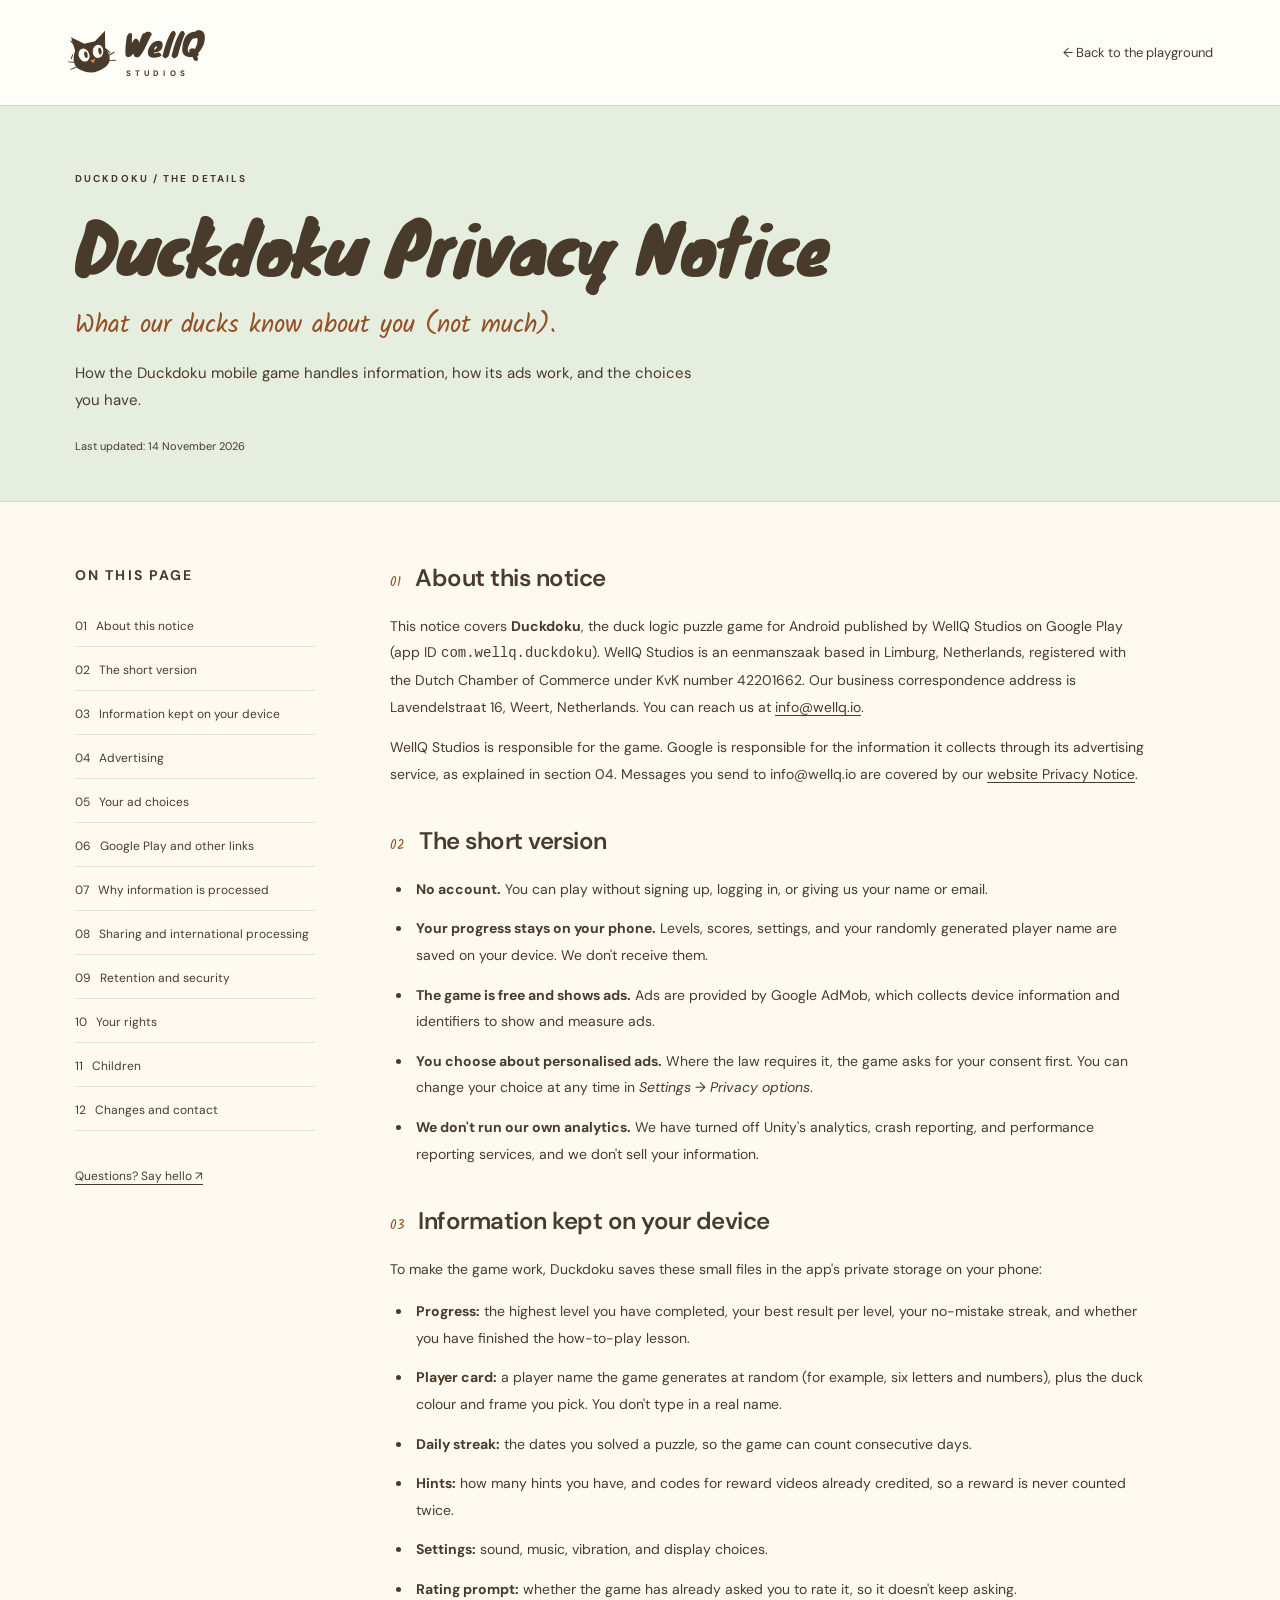
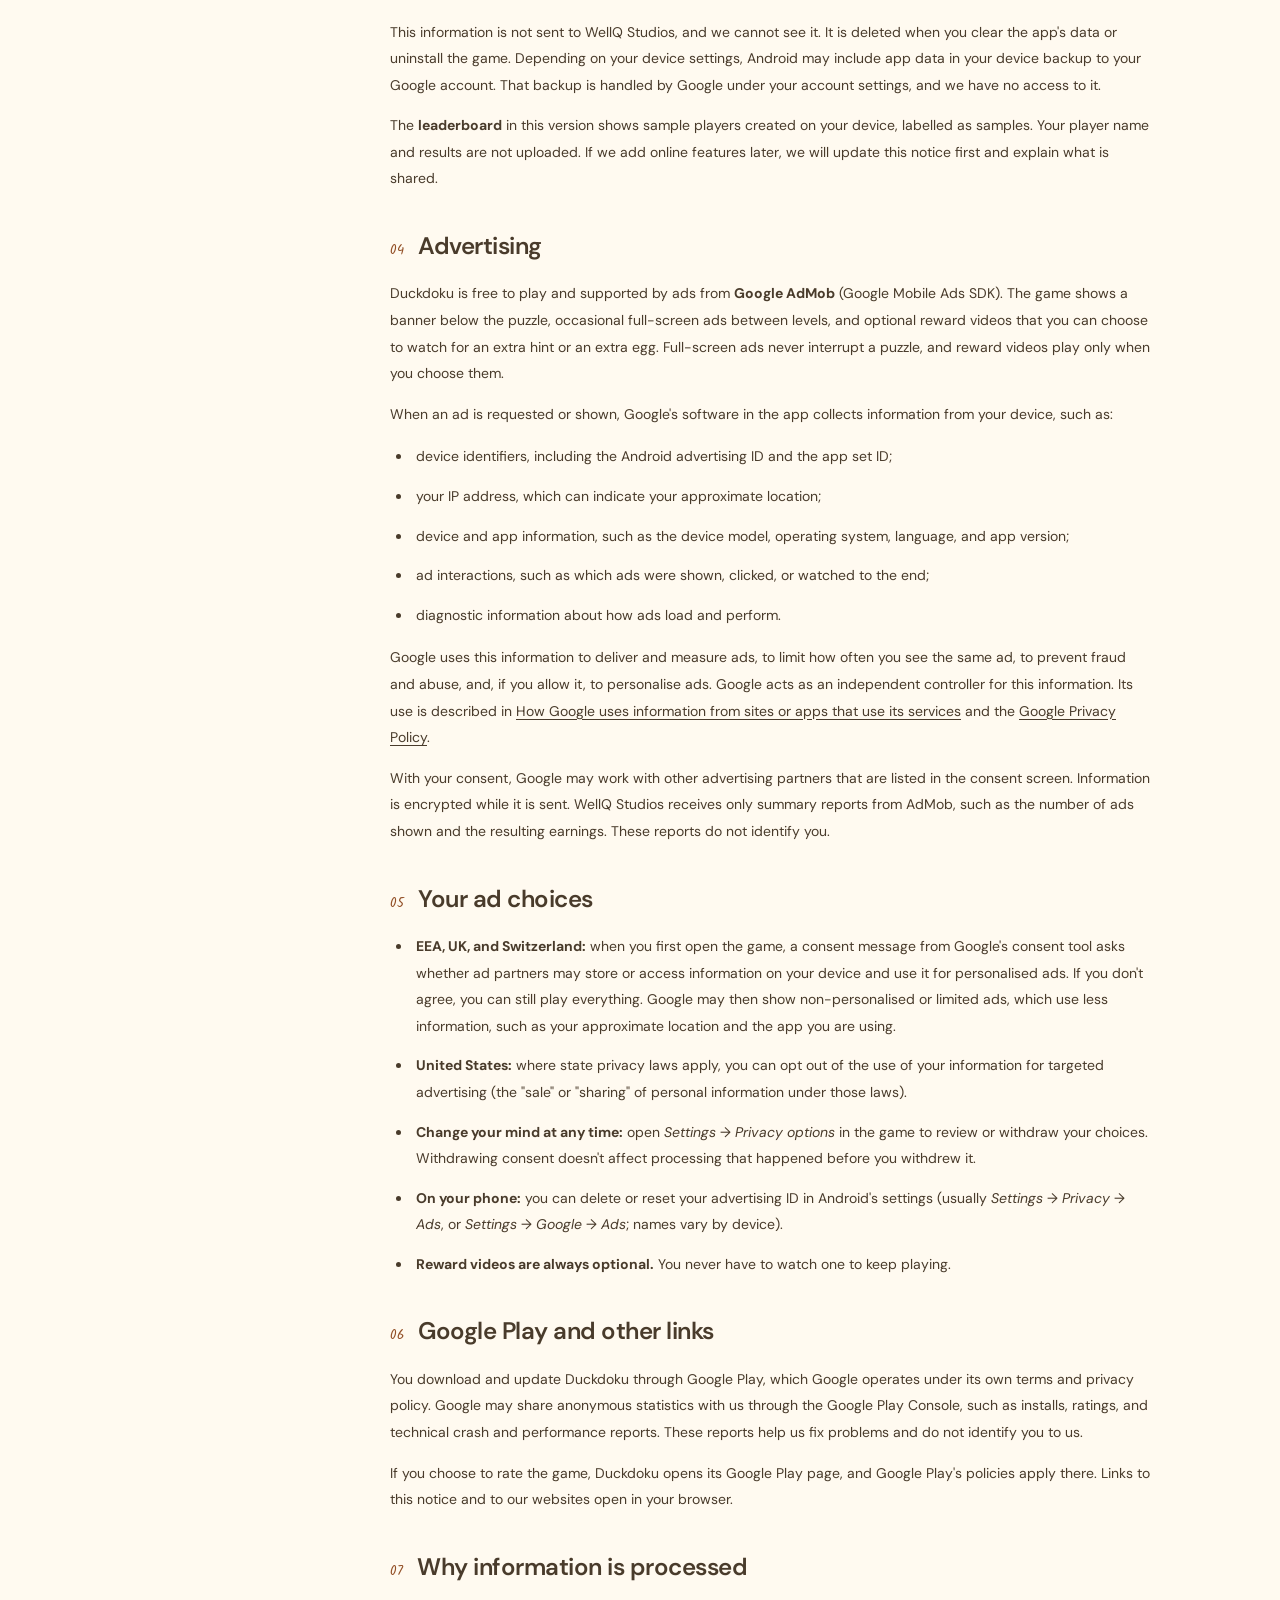
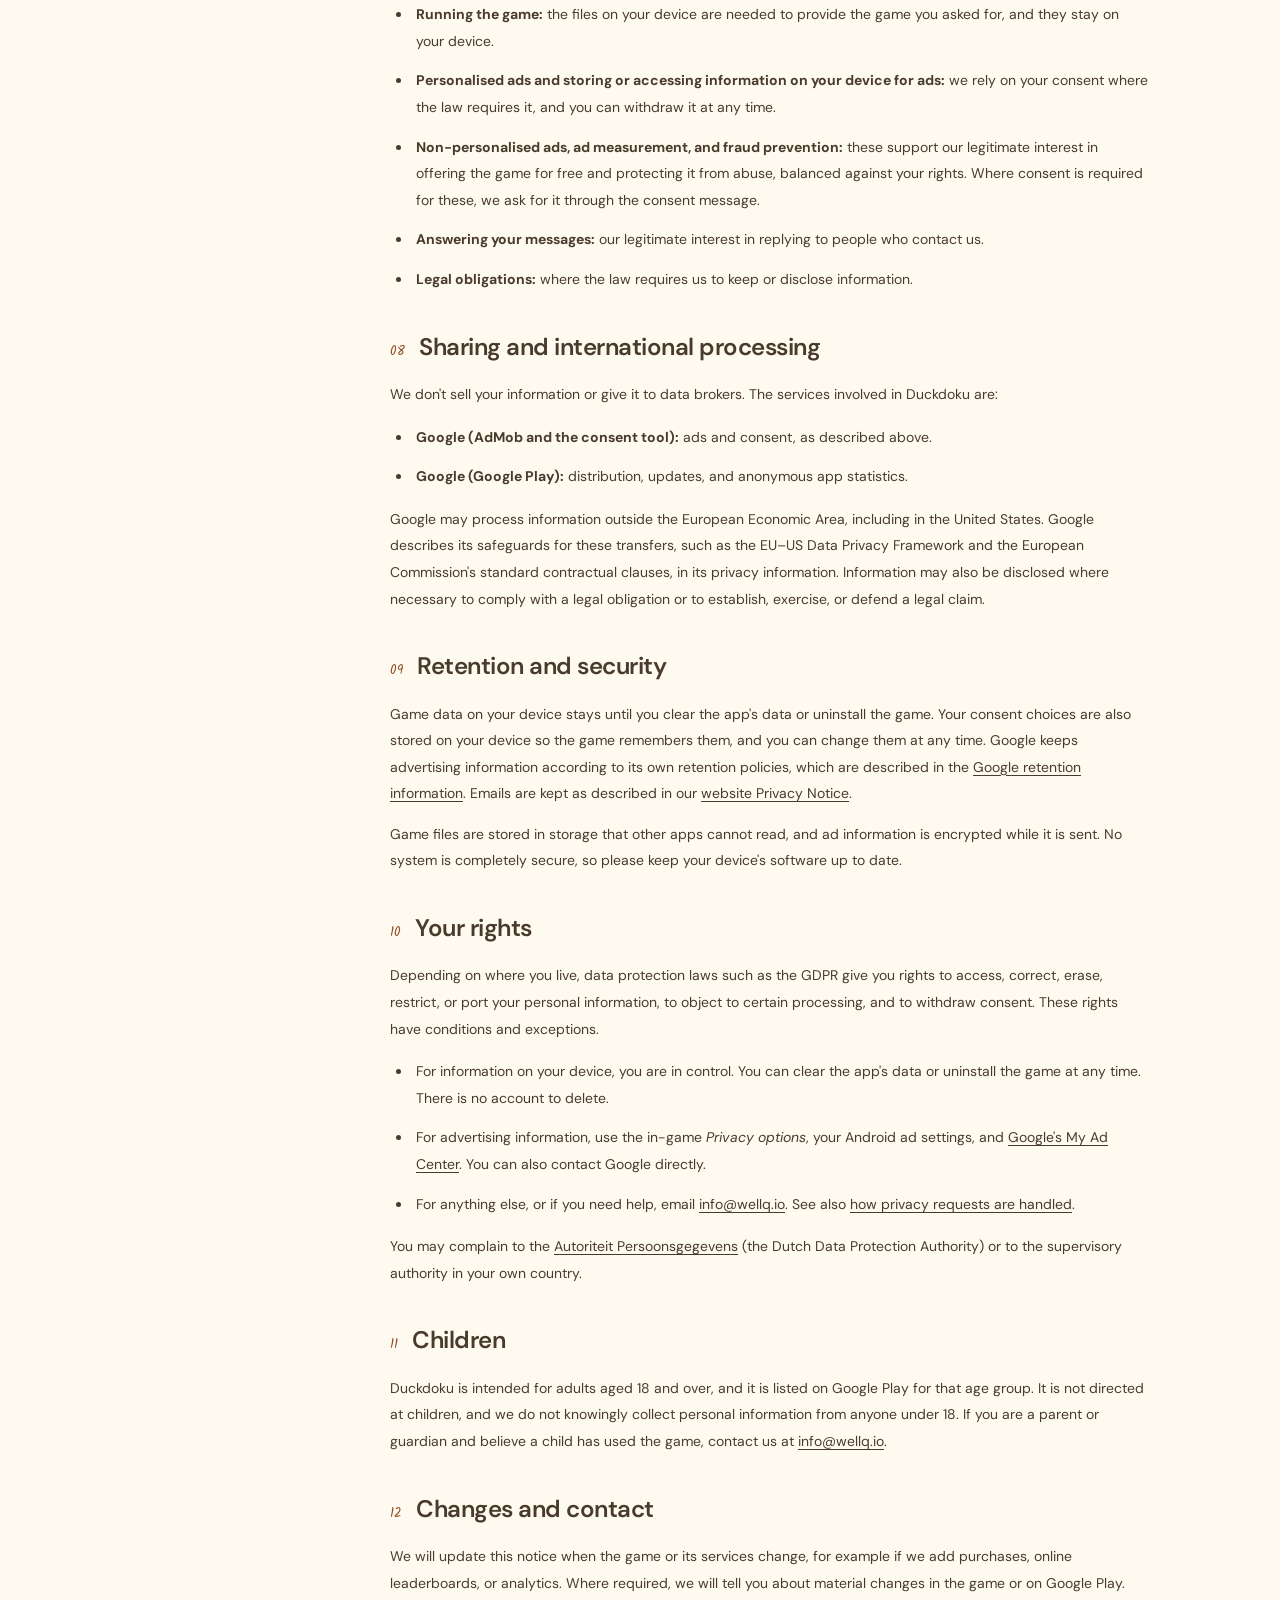
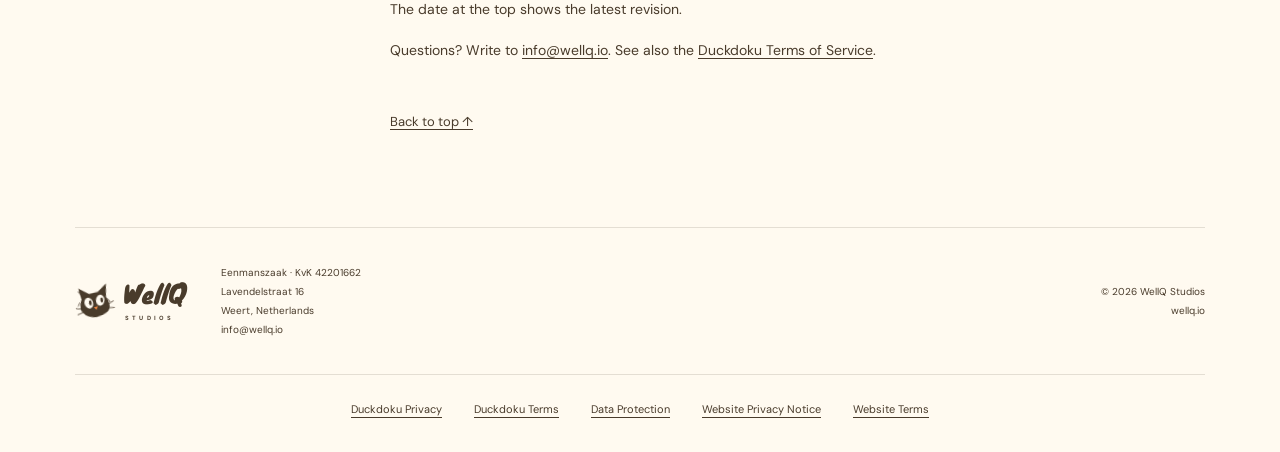
<file: duckdoku/privacy.html>
<!doctype html>
<html lang="en"><head><meta charset="utf-8"><meta name="viewport" content="width=device-width,initial-scale=1"><meta name="theme-color" content="#fffaf0"><title>Duckdoku Privacy Notice • WellQ Studios</title><meta name="description" content="What information the Duckdoku mobile game uses, how ads work, and the choices you have."><link rel="canonical" href="https://wellq.io/duckdoku/privacy"><link rel="icon" href="/assets/cat.svg" type="image/svg+xml"><link rel="preconnect" href="https://fonts.googleapis.com"><link rel="preconnect" href="https://fonts.gstatic.com" crossorigin><link href="https://fonts.googleapis.com/css2?family=DM+Sans:wght@400;500;600;700&family=Kalam:wght@400;700&family=Knewave&display=swap" rel="stylesheet"><link rel="stylesheet" href="/styles.css"><link rel="stylesheet" href="/legal.css"></head>
<body class="legal-page"><a class="skip" href="#main">Skip to content</a><header class="header"><a class="brand" href="/" aria-label="WellQ Studios home"><img src="/assets/cat.svg" alt="" width="48" height="48"><span>WellQ<span class="brand-sub">S T U D I O S</span></span></a><a class="legal-home" href="/">← Back to the playground</a></header>
<main id="main"><div class="legal-hero"><div class="section-wrap"><p class="eyebrow">DUCKDOKU / THE DETAILS</p><h1>Duckdoku Privacy Notice</h1><p class="handwritten">What our ducks know about you (not much).</p><p>How the Duckdoku mobile game handles information, how its ads work, and the choices you have.</p><p class="legal-date">Last updated: 14 November 2026</p></div></div><div class="legal-layout section-wrap"><aside><nav aria-label="On this page"><p class="eyebrow">ON THIS PAGE</p><a href="#scope">01 &nbsp; About this notice</a><a href="#summary">02 &nbsp; The short version</a><a href="#device">03 &nbsp; Information kept on your device</a><a href="#ads">04 &nbsp; Advertising</a><a href="#choices">05 &nbsp; Your ad choices</a><a href="#google-play">06 &nbsp; Google Play and other links</a><a href="#grounds">07 &nbsp; Why information is processed</a><a href="#sharing">08 &nbsp; Sharing and international processing</a><a href="#retention">09 &nbsp; Retention and security</a><a href="#rights">10 &nbsp; Your rights</a><a href="#children">11 &nbsp; Children</a><a href="#changes">12 &nbsp; Changes and contact</a></nav><a class="legal-contact" href="mailto:info@wellq.io?subject=Duckdoku%20privacy">Questions? Say hello ↗</a></aside><article>
<section id="scope"><h2><span>01</span>About this notice</h2><p>This notice covers <strong>Duckdoku</strong>, the duck logic puzzle game for Android published by WellQ Studios on Google Play (app ID <code>com.wellq.duckdoku</code>). WellQ Studios is an eenmanszaak based in Limburg, Netherlands, registered with the Dutch Chamber of Commerce under KvK number 42201662. Our business correspondence address is Lavendelstraat 16, Weert, Netherlands. You can reach us at <a href="mailto:info@wellq.io">info@wellq.io</a>.</p><p>WellQ Studios is responsible for the game. Google is responsible for the information it collects through its advertising service, as explained in section 04. Messages you send to info@wellq.io are covered by our <a href="/privacy.html">website Privacy Notice</a>.</p></section>
<section id="summary"><h2><span>02</span>The short version</h2><ul><li><strong>No account.</strong> You can play without signing up, logging in, or giving us your name or email.</li><li><strong>Your progress stays on your phone.</strong> Levels, scores, settings, and your randomly generated player name are saved on your device. We don't receive them.</li><li><strong>The game is free and shows ads.</strong> Ads are provided by Google AdMob, which collects device information and identifiers to show and measure ads.</li><li><strong>You choose about personalised ads.</strong> Where the law requires it, the game asks for your consent first. You can change your choice at any time in <em>Settings → Privacy options</em>.</li><li><strong>We don't run our own analytics.</strong> We have turned off Unity's analytics, crash reporting, and performance reporting services, and we don't sell your information.</li></ul></section>
<section id="device"><h2><span>03</span>Information kept on your device</h2><p>To make the game work, Duckdoku saves these small files in the app's private storage on your phone:</p><ul><li><strong>Progress:</strong> the highest level you have completed, your best result per level, your no-mistake streak, and whether you have finished the how-to-play lesson.</li><li><strong>Player card:</strong> a player name the game generates at random (for example, six letters and numbers), plus the duck colour and frame you pick. You don't type in a real name.</li><li><strong>Daily streak:</strong> the dates you solved a puzzle, so the game can count consecutive days.</li><li><strong>Hints:</strong> how many hints you have, and codes for reward videos already credited, so a reward is never counted twice.</li><li><strong>Settings:</strong> sound, music, vibration, and display choices.</li><li><strong>Rating prompt:</strong> whether the game has already asked you to rate it, so it doesn't keep asking.</li></ul><p>This information is not sent to WellQ Studios, and we cannot see it. It is deleted when you clear the app's data or uninstall the game. Depending on your device settings, Android may include app data in your device backup to your Google account. That backup is handled by Google under your account settings, and we have no access to it.</p><p>The <strong>leaderboard</strong> in this version shows sample players created on your device, labelled as samples. Your player name and results are not uploaded. If we add online features later, we will update this notice first and explain what is shared.</p></section>
<section id="ads"><h2><span>04</span>Advertising</h2><p>Duckdoku is free to play and supported by ads from <strong>Google AdMob</strong> (Google Mobile Ads SDK). The game shows a banner below the puzzle, occasional full-screen ads between levels, and optional reward videos that you can choose to watch for an extra hint or an extra egg. Full-screen ads never interrupt a puzzle, and reward videos play only when you choose them.</p><p>When an ad is requested or shown, Google's software in the app collects information from your device, such as:</p><ul><li>device identifiers, including the Android advertising ID and the app set ID;</li><li>your IP address, which can indicate your approximate location;</li><li>device and app information, such as the device model, operating system, language, and app version;</li><li>ad interactions, such as which ads were shown, clicked, or watched to the end;</li><li>diagnostic information about how ads load and perform.</li></ul><p>Google uses this information to deliver and measure ads, to limit how often you see the same ad, to prevent fraud and abuse, and, if you allow it, to personalise ads. Google acts as an independent controller for this information. Its use is described in <a href="https://policies.google.com/technologies/partner-sites">How Google uses information from sites or apps that use its services</a> and the <a href="https://policies.google.com/privacy">Google Privacy Policy</a>.</p><p>With your consent, Google may work with other advertising partners that are listed in the consent screen. Information is encrypted while it is sent. WellQ Studios receives only summary reports from AdMob, such as the number of ads shown and the resulting earnings. These reports do not identify you.</p></section>
<section id="choices"><h2><span>05</span>Your ad choices</h2><ul><li><strong>EEA, UK, and Switzerland:</strong> when you first open the game, a consent message from Google's consent tool asks whether ad partners may store or access information on your device and use it for personalised ads. If you don't agree, you can still play everything. Google may then show non-personalised or limited ads, which use less information, such as your approximate location and the app you are using.</li><li><strong>United States:</strong> where state privacy laws apply, you can opt out of the use of your information for targeted advertising (the "sale" or "sharing" of personal information under those laws).</li><li><strong>Change your mind at any time:</strong> open <em>Settings → Privacy options</em> in the game to review or withdraw your choices. Withdrawing consent doesn't affect processing that happened before you withdrew it.</li><li><strong>On your phone:</strong> you can delete or reset your advertising ID in Android's settings (usually <em>Settings → Privacy → Ads</em>, or <em>Settings → Google → Ads</em>; names vary by device).</li><li><strong>Reward videos are always optional.</strong> You never have to watch one to keep playing.</li></ul></section>
<section id="google-play"><h2><span>06</span>Google Play and other links</h2><p>You download and update Duckdoku through Google Play, which Google operates under its own terms and privacy policy. Google may share anonymous statistics with us through the Google Play Console, such as installs, ratings, and technical crash and performance reports. These reports help us fix problems and do not identify you to us.</p><p>If you choose to rate the game, Duckdoku opens its Google Play page, and Google Play's policies apply there. Links to this notice and to our websites open in your browser.</p></section>
<section id="grounds"><h2><span>07</span>Why information is processed</h2><ul><li><strong>Running the game:</strong> the files on your device are needed to provide the game you asked for, and they stay on your device.</li><li><strong>Personalised ads and storing or accessing information on your device for ads:</strong> we rely on your consent where the law requires it, and you can withdraw it at any time.</li><li><strong>Non-personalised ads, ad measurement, and fraud prevention:</strong> these support our legitimate interest in offering the game for free and protecting it from abuse, balanced against your rights. Where consent is required for these, we ask for it through the consent message.</li><li><strong>Answering your messages:</strong> our legitimate interest in replying to people who contact us.</li><li><strong>Legal obligations:</strong> where the law requires us to keep or disclose information.</li></ul></section>
<section id="sharing"><h2><span>08</span>Sharing and international processing</h2><p>We don't sell your information or give it to data brokers. The services involved in Duckdoku are:</p><ul><li><strong>Google (AdMob and the consent tool):</strong> ads and consent, as described above.</li><li><strong>Google (Google Play):</strong> distribution, updates, and anonymous app statistics.</li></ul><p>Google may process information outside the European Economic Area, including in the United States. Google describes its safeguards for these transfers, such as the EU–US Data Privacy Framework and the European Commission's standard contractual clauses, in its privacy information. Information may also be disclosed where necessary to comply with a legal obligation or to establish, exercise, or defend a legal claim.</p></section>
<section id="retention"><h2><span>09</span>Retention and security</h2><p>Game data on your device stays until you clear the app's data or uninstall the game. Your consent choices are also stored on your device so the game remembers them, and you can change them at any time. Google keeps advertising information according to its own retention policies, which are described in the <a href="https://policies.google.com/technologies/retention">Google retention information</a>. Emails are kept as described in our <a href="/privacy.html#retention">website Privacy Notice</a>.</p><p>Game files are stored in storage that other apps cannot read, and ad information is encrypted while it is sent. No system is completely secure, so please keep your device's software up to date.</p></section>
<section id="rights"><h2><span>10</span>Your rights</h2><p>Depending on where you live, data protection laws such as the GDPR give you rights to access, correct, erase, restrict, or port your personal information, to object to certain processing, and to withdraw consent. These rights have conditions and exceptions.</p><ul><li>For information on your device, you are in control. You can clear the app's data or uninstall the game at any time. There is no account to delete.</li><li>For advertising information, use the in-game <em>Privacy options</em>, your Android ad settings, and <a href="https://myadcenter.google.com/">Google's My Ad Center</a>. You can also contact Google directly.</li><li>For anything else, or if you need help, email <a href="mailto:info@wellq.io?subject=Duckdoku%20privacy%20request">info@wellq.io</a>. See also <a href="/data-protection.html#requests">how privacy requests are handled</a>.</li></ul><p>You may complain to the <a href="https://autoriteitpersoonsgegevens.nl/">Autoriteit Persoonsgegevens</a> (the Dutch Data Protection Authority) or to the supervisory authority in your own country.</p></section>
<section id="children"><h2><span>11</span>Children</h2><p>Duckdoku is intended for adults aged 18 and over, and it is listed on Google Play for that age group. It is not directed at children, and we do not knowingly collect personal information from anyone under 18. If you are a parent or guardian and believe a child has used the game, contact us at <a href="mailto:info@wellq.io">info@wellq.io</a>.</p></section>
<section id="changes"><h2><span>12</span>Changes and contact</h2><p>We will update this notice when the game or its services change, for example if we add purchases, online leaderboards, or analytics. Where required, we will tell you about material changes in the game or on Google Play. The date at the top shows the latest revision.</p><p>Questions? Write to <a href="mailto:info@wellq.io?subject=Duckdoku%20privacy">info@wellq.io</a>. See also the <a href="/duckdoku/terms">Duckdoku Terms of Service</a>.</p></section><a class="legal-top" href="#main">Back to top ↑</a></article></div></main>
<footer class="footer section-wrap"><a class="brand" href="/"><img src="/assets/cat.svg" alt="" width="39" height="39"><span>WellQ<span class="brand-sub">S T U D I O S</span></span></a><p>Eenmanszaak · KvK 42201662<br>Lavendelstraat 16<br>Weert, Netherlands<br><a href="mailto:info@wellq.io">info@wellq.io</a></p><p>© 2026 WellQ Studios<br>wellq.io</p></footer><nav class="legal-footer section-wrap" aria-label="Legal information"><a href="/duckdoku/privacy">Duckdoku Privacy</a><a href="/duckdoku/terms">Duckdoku Terms</a><a href="/data-protection.html">Data Protection</a><a href="/privacy.html">Website Privacy Notice</a><a href="/terms.html">Website Terms</a></nav></body></html>
</file>
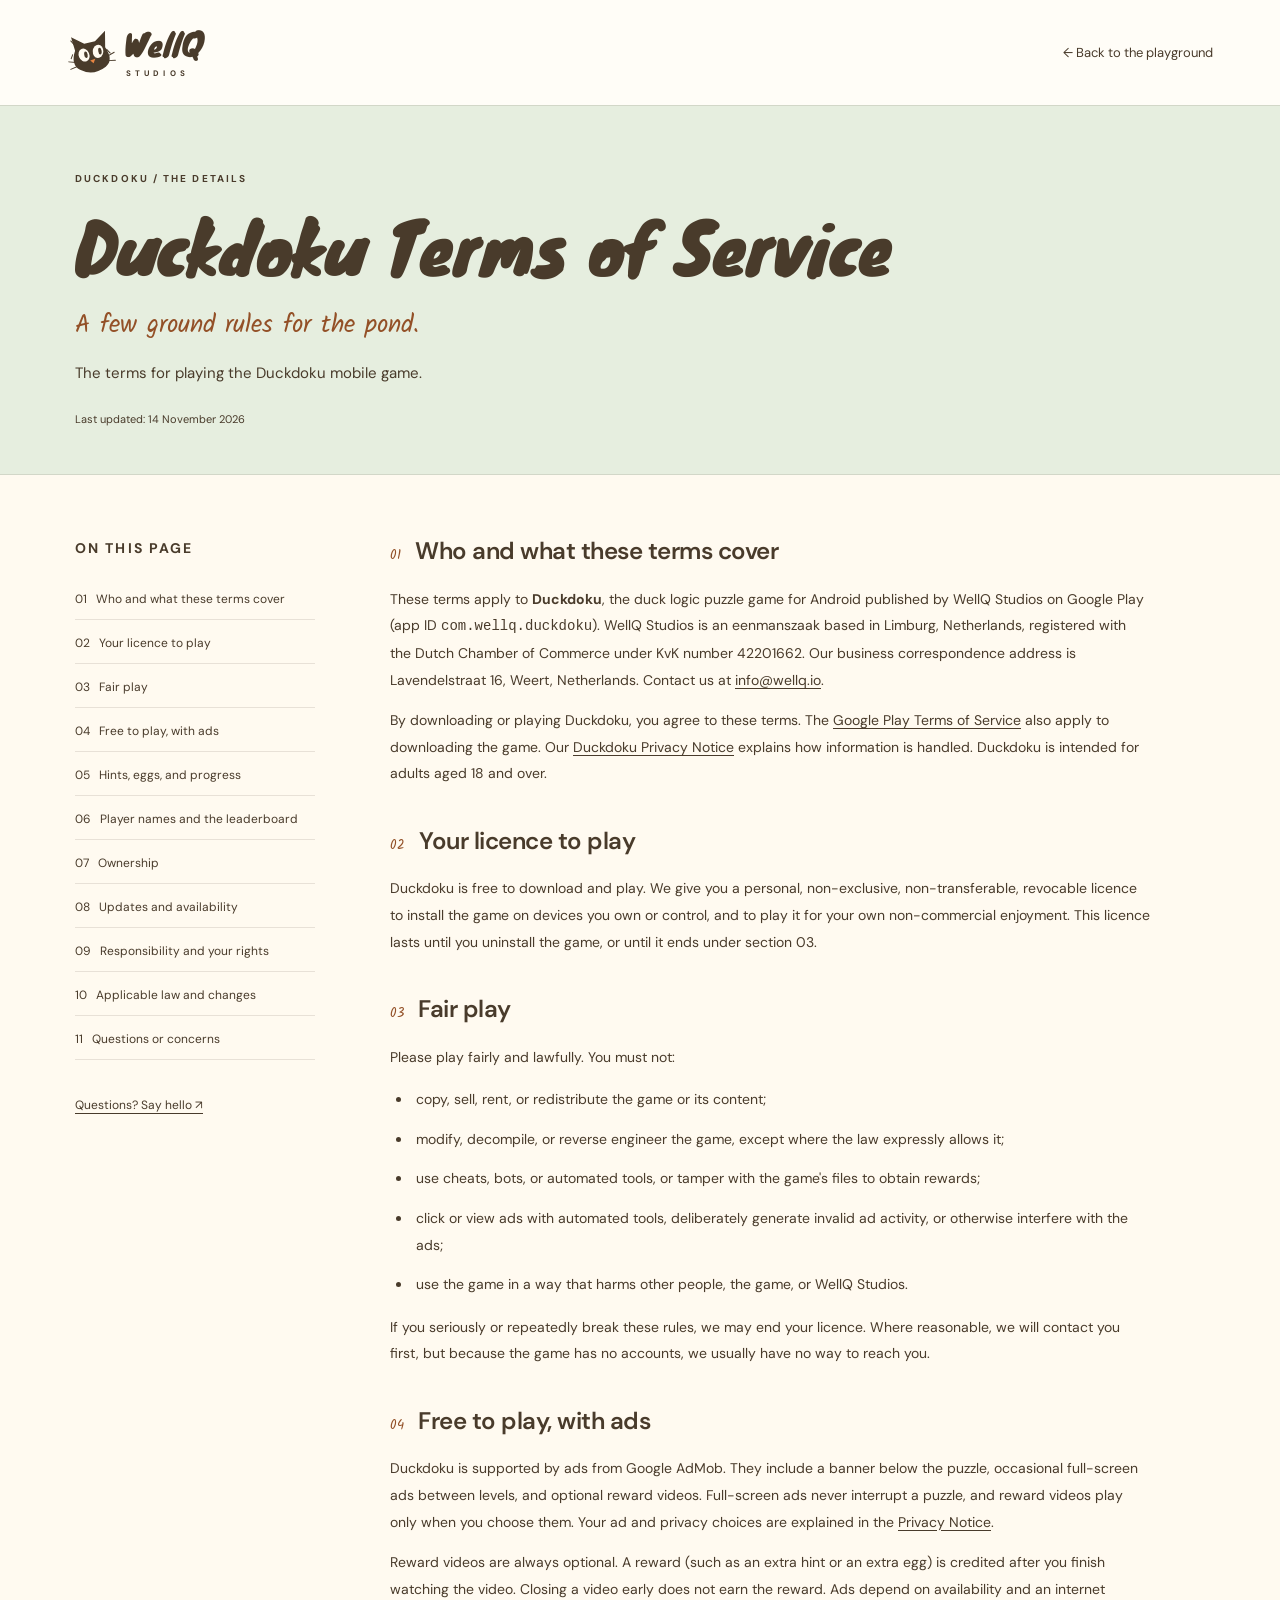
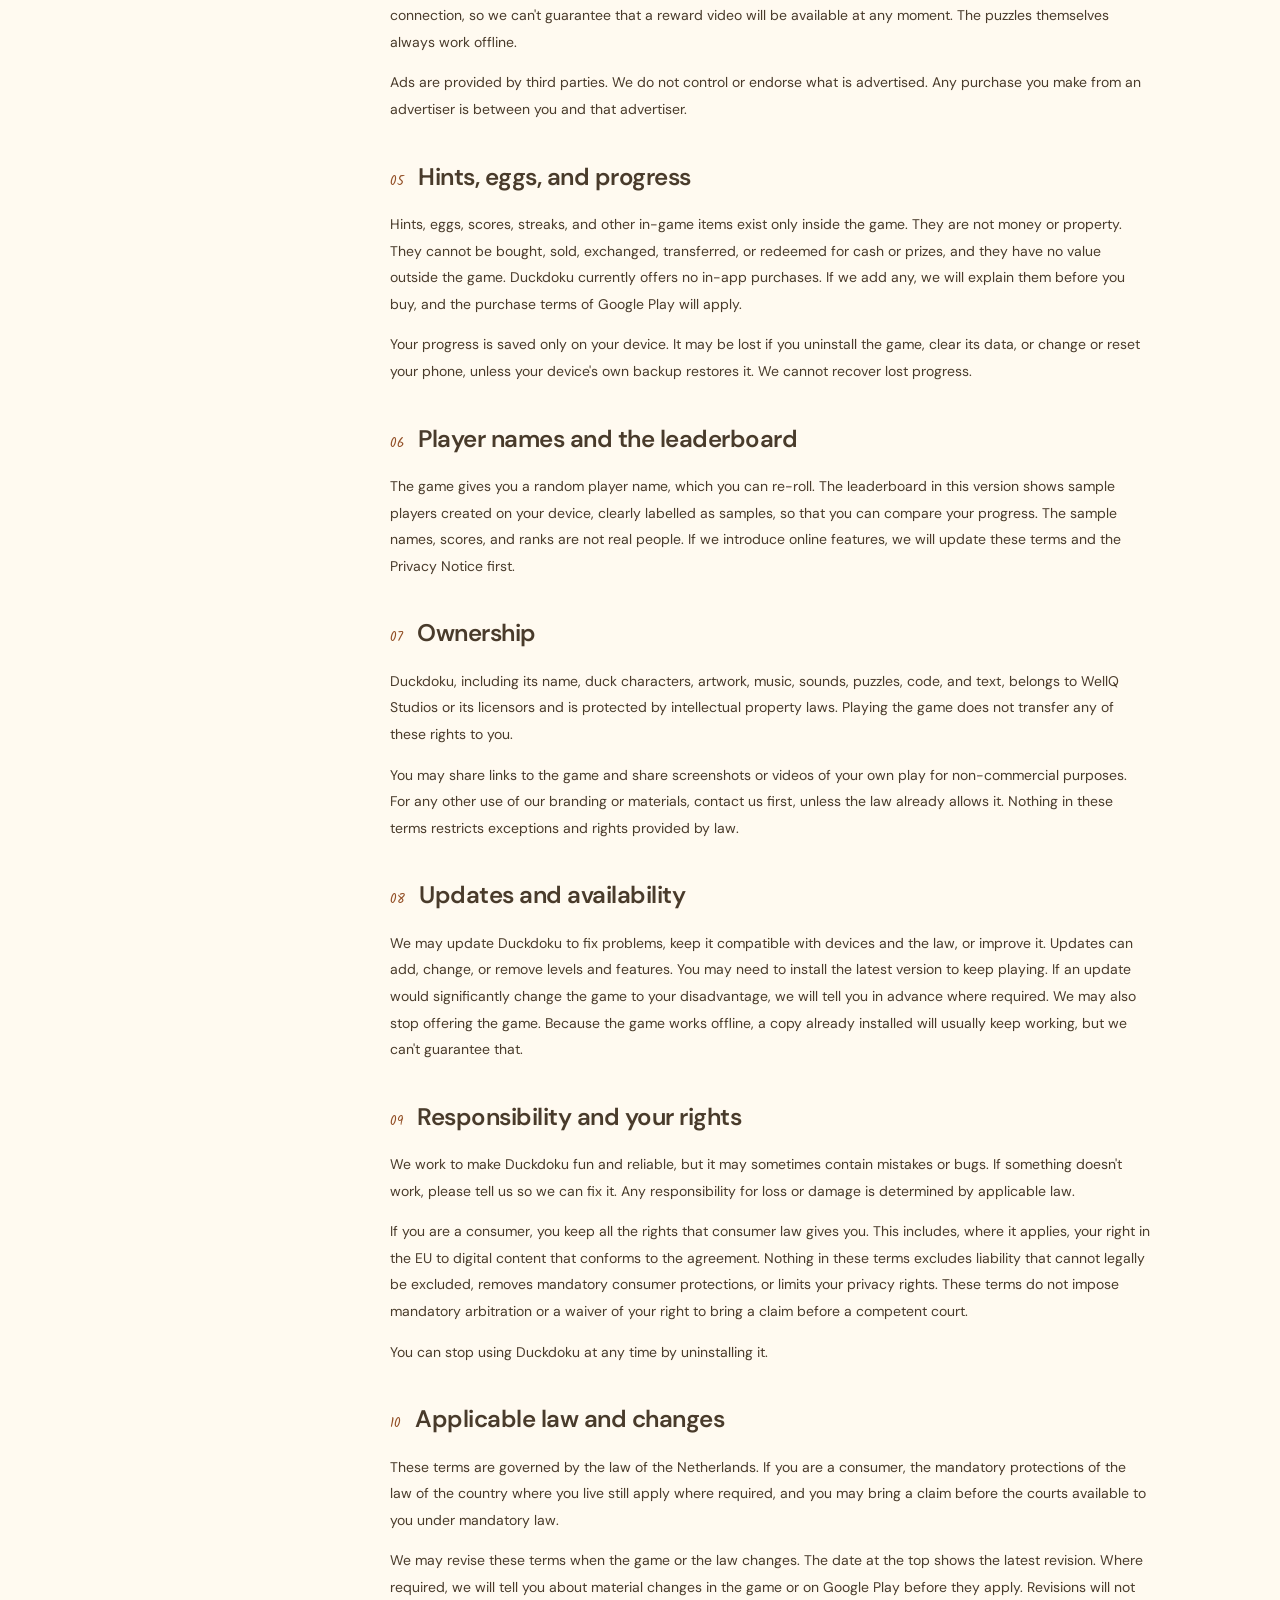
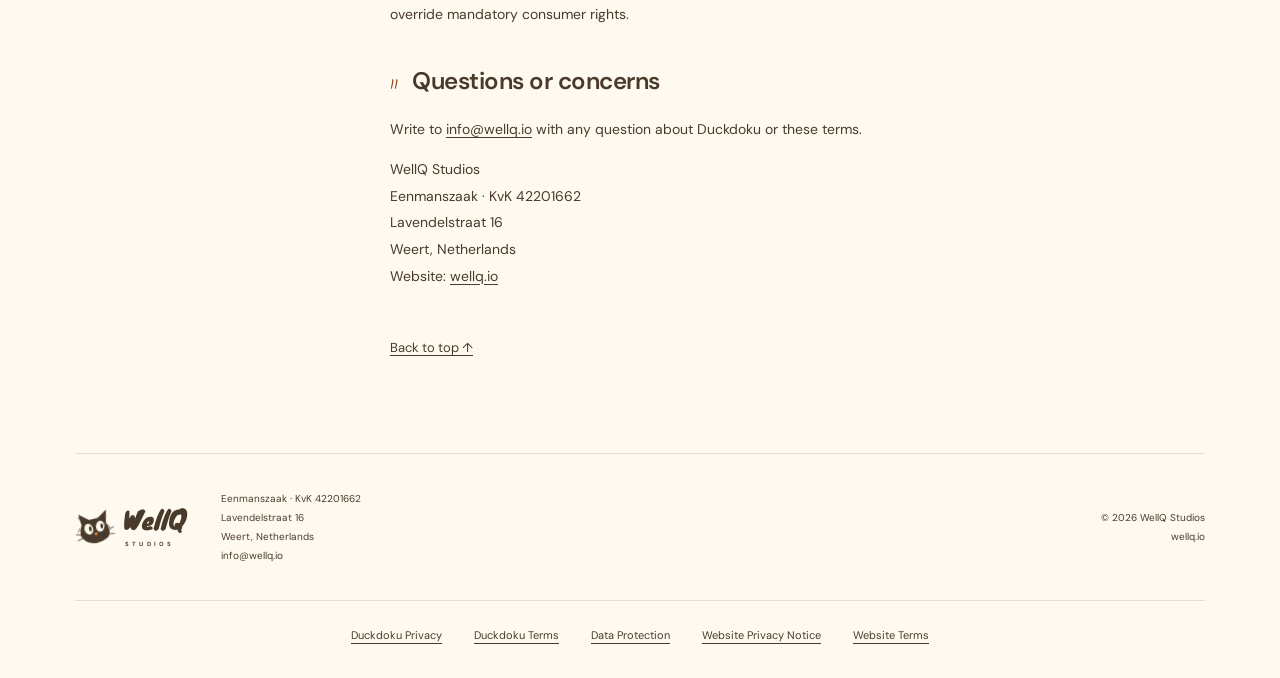
<file: duckdoku/terms.html>
<!doctype html>
<html lang="en"><head><meta charset="utf-8"><meta name="viewport" content="width=device-width,initial-scale=1"><meta name="theme-color" content="#fffaf0"><title>Duckdoku Terms of Service • WellQ Studios</title><meta name="description" content="The terms for playing the Duckdoku mobile game."><link rel="canonical" href="https://wellq.io/duckdoku/terms"><link rel="icon" href="/assets/cat.svg" type="image/svg+xml"><link rel="preconnect" href="https://fonts.googleapis.com"><link rel="preconnect" href="https://fonts.gstatic.com" crossorigin><link href="https://fonts.googleapis.com/css2?family=DM+Sans:wght@400;500;600;700&family=Kalam:wght@400;700&family=Knewave&display=swap" rel="stylesheet"><link rel="stylesheet" href="/styles.css"><link rel="stylesheet" href="/legal.css"></head>
<body class="legal-page"><a class="skip" href="#main">Skip to content</a><header class="header"><a class="brand" href="/" aria-label="WellQ Studios home"><img src="/assets/cat.svg" alt="" width="48" height="48"><span>WellQ<span class="brand-sub">S T U D I O S</span></span></a><a class="legal-home" href="/">← Back to the playground</a></header>
<main id="main"><div class="legal-hero"><div class="section-wrap"><p class="eyebrow">DUCKDOKU / THE DETAILS</p><h1>Duckdoku Terms of Service</h1><p class="handwritten">A few ground rules for the pond.</p><p>The terms for playing the Duckdoku mobile game.</p><p class="legal-date">Last updated: 14 November 2026</p></div></div><div class="legal-layout section-wrap"><aside><nav aria-label="On this page"><p class="eyebrow">ON THIS PAGE</p><a href="#scope">01 &nbsp; Who and what these terms cover</a><a href="#licence">02 &nbsp; Your licence to play</a><a href="#rules">03 &nbsp; Fair play</a><a href="#ads">04 &nbsp; Free to play, with ads</a><a href="#items">05 &nbsp; Hints, eggs, and progress</a><a href="#leaderboard">06 &nbsp; Player names and the leaderboard</a><a href="#ip">07 &nbsp; Ownership</a><a href="#changes">08 &nbsp; Updates and availability</a><a href="#liability">09 &nbsp; Responsibility and your rights</a><a href="#law">10 &nbsp; Applicable law and changes</a><a href="#contact">11 &nbsp; Questions or concerns</a></nav><a class="legal-contact" href="mailto:info@wellq.io?subject=Duckdoku">Questions? Say hello ↗</a></aside><article>
<section id="scope"><h2><span>01</span>Who and what these terms cover</h2><p>These terms apply to <strong>Duckdoku</strong>, the duck logic puzzle game for Android published by WellQ Studios on Google Play (app ID <code>com.wellq.duckdoku</code>). WellQ Studios is an eenmanszaak based in Limburg, Netherlands, registered with the Dutch Chamber of Commerce under KvK number 42201662. Our business correspondence address is Lavendelstraat 16, Weert, Netherlands. Contact us at <a href="mailto:info@wellq.io">info@wellq.io</a>.</p><p>By downloading or playing Duckdoku, you agree to these terms. The <a href="https://play.google.com/about/play-terms/">Google Play Terms of Service</a> also apply to downloading the game. Our <a href="/duckdoku/privacy">Duckdoku Privacy Notice</a> explains how information is handled. Duckdoku is intended for adults aged 18 and over.</p></section>
<section id="licence"><h2><span>02</span>Your licence to play</h2><p>Duckdoku is free to download and play. We give you a personal, non-exclusive, non-transferable, revocable licence to install the game on devices you own or control, and to play it for your own non-commercial enjoyment. This licence lasts until you uninstall the game, or until it ends under section 03.</p></section>
<section id="rules"><h2><span>03</span>Fair play</h2><p>Please play fairly and lawfully. You must not:</p><ul><li>copy, sell, rent, or redistribute the game or its content;</li><li>modify, decompile, or reverse engineer the game, except where the law expressly allows it;</li><li>use cheats, bots, or automated tools, or tamper with the game's files to obtain rewards;</li><li>click or view ads with automated tools, deliberately generate invalid ad activity, or otherwise interfere with the ads;</li><li>use the game in a way that harms other people, the game, or WellQ Studios.</li></ul><p>If you seriously or repeatedly break these rules, we may end your licence. Where reasonable, we will contact you first, but because the game has no accounts, we usually have no way to reach you.</p></section>
<section id="ads"><h2><span>04</span>Free to play, with ads</h2><p>Duckdoku is supported by ads from Google AdMob. They include a banner below the puzzle, occasional full-screen ads between levels, and optional reward videos. Full-screen ads never interrupt a puzzle, and reward videos play only when you choose them. Your ad and privacy choices are explained in the <a href="/duckdoku/privacy#choices">Privacy Notice</a>.</p><p>Reward videos are always optional. A reward (such as an extra hint or an extra egg) is credited after you finish watching the video. Closing a video early does not earn the reward. Ads depend on availability and an internet connection, so we can't guarantee that a reward video will be available at any moment. The puzzles themselves always work offline.</p><p>Ads are provided by third parties. We do not control or endorse what is advertised. Any purchase you make from an advertiser is between you and that advertiser.</p></section>
<section id="items"><h2><span>05</span>Hints, eggs, and progress</h2><p>Hints, eggs, scores, streaks, and other in-game items exist only inside the game. They are not money or property. They cannot be bought, sold, exchanged, transferred, or redeemed for cash or prizes, and they have no value outside the game. Duckdoku currently offers no in-app purchases. If we add any, we will explain them before you buy, and the purchase terms of Google Play will apply.</p><p>Your progress is saved only on your device. It may be lost if you uninstall the game, clear its data, or change or reset your phone, unless your device's own backup restores it. We cannot recover lost progress.</p></section>
<section id="leaderboard"><h2><span>06</span>Player names and the leaderboard</h2><p>The game gives you a random player name, which you can re-roll. The leaderboard in this version shows sample players created on your device, clearly labelled as samples, so that you can compare your progress. The sample names, scores, and ranks are not real people. If we introduce online features, we will update these terms and the Privacy Notice first.</p></section>
<section id="ip"><h2><span>07</span>Ownership</h2><p>Duckdoku, including its name, duck characters, artwork, music, sounds, puzzles, code, and text, belongs to WellQ Studios or its licensors and is protected by intellectual property laws. Playing the game does not transfer any of these rights to you.</p><p>You may share links to the game and share screenshots or videos of your own play for non-commercial purposes. For any other use of our branding or materials, contact us first, unless the law already allows it. Nothing in these terms restricts exceptions and rights provided by law.</p></section>
<section id="changes"><h2><span>08</span>Updates and availability</h2><p>We may update Duckdoku to fix problems, keep it compatible with devices and the law, or improve it. Updates can add, change, or remove levels and features. You may need to install the latest version to keep playing. If an update would significantly change the game to your disadvantage, we will tell you in advance where required. We may also stop offering the game. Because the game works offline, a copy already installed will usually keep working, but we can't guarantee that.</p></section>
<section id="liability"><h2><span>09</span>Responsibility and your rights</h2><p>We work to make Duckdoku fun and reliable, but it may sometimes contain mistakes or bugs. If something doesn't work, please tell us so we can fix it. Any responsibility for loss or damage is determined by applicable law.</p><p>If you are a consumer, you keep all the rights that consumer law gives you. This includes, where it applies, your right in the EU to digital content that conforms to the agreement. Nothing in these terms excludes liability that cannot legally be excluded, removes mandatory consumer protections, or limits your privacy rights. These terms do not impose mandatory arbitration or a waiver of your right to bring a claim before a competent court.</p><p>You can stop using Duckdoku at any time by uninstalling it.</p></section>
<section id="law"><h2><span>10</span>Applicable law and changes</h2><p>These terms are governed by the law of the Netherlands. If you are a consumer, the mandatory protections of the law of the country where you live still apply where required, and you may bring a claim before the courts available to you under mandatory law.</p><p>We may revise these terms when the game or the law changes. The date at the top shows the latest revision. Where required, we will tell you about material changes in the game or on Google Play before they apply. Revisions will not override mandatory consumer rights.</p></section>
<section id="contact"><h2><span>11</span>Questions or concerns</h2><p>Write to <a href="mailto:info@wellq.io?subject=Duckdoku">info@wellq.io</a> with any question about Duckdoku or these terms.</p><p>WellQ Studios<br>Eenmanszaak · KvK 42201662<br>Lavendelstraat 16<br>Weert, Netherlands<br>Website: <a href="https://wellq.io">wellq.io</a></p></section><a class="legal-top" href="#main">Back to top ↑</a></article></div></main>
<footer class="footer section-wrap"><a class="brand" href="/"><img src="/assets/cat.svg" alt="" width="39" height="39"><span>WellQ<span class="brand-sub">S T U D I O S</span></span></a><p>Eenmanszaak · KvK 42201662<br>Lavendelstraat 16<br>Weert, Netherlands<br><a href="mailto:info@wellq.io">info@wellq.io</a></p><p>© 2026 WellQ Studios<br>wellq.io</p></footer><nav class="legal-footer section-wrap" aria-label="Legal information"><a href="/duckdoku/privacy">Duckdoku Privacy</a><a href="/duckdoku/terms">Duckdoku Terms</a><a href="/data-protection.html">Data Protection</a><a href="/privacy.html">Website Privacy Notice</a><a href="/terms.html">Website Terms</a></nav></body></html>
</file>
<file: styles.css>
:root{--paper:#fffaf0;--ink:#493b2b;--sky:#abd4d6;--orange:#d66b2c;--ochre:#d9ad74;--yellow:#f0ca50;--green:#5da778;--body:'DM Sans',sans-serif;--display:'Knewave',cursive;--hand:'Kalam',cursive}*{box-sizing:border-box}html{scroll-behavior:smooth;scroll-padding-top:25px}body{margin:0;background:var(--paper);color:var(--ink);font:16px var(--body);-webkit-font-smoothing:antialiased}button,a{-webkit-tap-highlight-color:transparent}a{color:inherit;text-decoration:none}button{font:inherit;color:inherit;cursor:pointer}button:focus-visible,a:focus-visible{outline:3px solid #715165;outline-offset:5px}::selection{background:var(--yellow);color:var(--ink)}h1,h2,h3,h4,p{margin-top:0}h1,h2,h4{font-family:var(--display);font-weight:400}h2{font-size:clamp(54px,5.2vw,76px);line-height:1.13;letter-spacing:-1.8px}.orange{color:var(--orange)}.section-wrap{width:min(1130px,calc(100% - 104px));margin-inline:auto}.header{height:105px;padding:0 5.2%;display:flex;align-items:center;justify-content:space-between;background:#fffdf7}.brand{display:inline-flex;align-items:center;gap:9px;font-family:var(--display);font-size:31px;line-height:1}.brand img{transform:rotate(-9deg)}.brand-sub{display:block;font-family:var(--body);font-size:8px;font-weight:700;letter-spacing:1.1px;margin:9px 0 0 2px}.header nav{display:flex;align-items:center;gap:42px;font-size:12px;font-weight:600}.header nav>a{padding:13px 0}.header nav>a:hover{color:var(--orange)}.header nav .nav-hello{margin-left:23px;display:flex;gap:25px;align-items:center;border-bottom:1px solid var(--ink);padding:8px 0}.nav-hello span{font-size:22px}.menu{display:none}.eyebrow{font-size:10px;font-weight:700;letter-spacing:2.1px;line-height:1.7}.hero{height:clamp(660px,59vw,880px);position:relative;isolation:isolate;background:var(--sky);overflow:hidden}.hero-illustration{position:absolute;width:100%;height:100%;object-fit:fill;z-index:-1}.hero-copy{width:49%;max-width:650px;margin:auto;text-align:center;padding-top:clamp(65px,6vw,95px)}.hero .eyebrow{font-size:10px;letter-spacing:1.7px;margin-bottom:25px}.hero h1{display:flex;flex-direction:column;font-size:clamp(68px,7.5vw,112px);line-height:.97;letter-spacing:-2px;margin-bottom:25px;transform:rotate(-3deg)}.hero h1>span:first-child{font-size:.77em;margin-bottom:10px;transform:rotate(1deg)}.hero h1>span:nth-child(2){transform:rotate(2deg)}.hero h1>span:last-child{font-size:1.24em;margin-top:0}.hero-intro{font-size:clamp(14px,1.3vw,18px);line-height:1.65;margin-bottom:21px}.button{display:inline-flex;align-items:center;justify-content:center;gap:21px;background:var(--ink);color:var(--paper);border:1.5px solid var(--ink);padding:15px 24px;min-height:50px;font-size:13px;font-weight:600;border-radius:2px 5px 3px 4px;transform:rotate(-1deg);transition:transform .2s,background .2s}.button:hover{transform:rotate(1deg) translateY(-2px);background:#655039}.button svg{width:25px;height:20px;fill:none;stroke:currentColor;stroke-width:1.8;stroke-linecap:round;stroke-linejoin:round}.hero-footnote{font-family:var(--hand);font-size:14px;display:block;transform:rotate(-3deg);margin-top:13px}.hero-bottom{position:absolute;left:5.2%;right:5.2%;bottom:20px;display:flex;align-items:center;justify-content:space-between;font-size:8px;font-weight:700;letter-spacing:1.7px}.hero-bottom a{font-size:23px;display:grid;place-items:center;width:36px;height:36px}.mobile-art-note{display:none}.studio{padding-block:100px 103px;display:grid;grid-template-columns:1fr 1.08fr;gap:100px;align-items:center}.studio h2{margin:24px 0 0}.studio-title{position:relative}.pencil-arrow{position:absolute;width:155px;height:70px;bottom:5px;right:0;fill:none;stroke:var(--ink);stroke-width:1.6;stroke-linecap:round;transform:rotate(-18deg)}.handwritten{font-family:var(--hand);font-size:20px;line-height:1.4;display:block}.studio-story>.handwritten{color:#9d5229;transform:rotate(-3deg);margin-bottom:20px}.studio-story h3{font-size:25px;font-weight:600;letter-spacing:-.7px;line-height:1.4;margin-bottom:21px}.studio-story>p{font-size:14px;line-height:1.9;max-width:450px;margin-bottom:16px}.studio-signature{display:flex;align-items:center;gap:13px;border-top:1px solid #493b2b35;padding-top:20px;margin-top:25px;max-width:450px}.studio-signature span{font:17px var(--hand);transform:rotate(-2deg)}.play-strip{display:flex;align-items:center;justify-content:space-evenly;gap:40px;padding:23px 4%;background:var(--green);border-block:1px solid #493b2b40;overflow:hidden}.play-strip>span{font:42px var(--display);white-space:nowrap}.play-strip .strip-star{font:40px var(--body);color:var(--paper)}.play-strip .strip-again{display:none}.playground{background:var(--sky);position:relative;overflow:hidden}.playground:before{content:'';position:absolute;inset:0;pointer-events:none;opacity:.11;background-image:url("data:image/svg+xml,%3Csvg viewBox='0 0 180 180' xmlns='http://www.w3.org/2000/svg'%3E%3Cfilter id='n'%3E%3CfeTurbulence type='fractalNoise' baseFrequency='.7' numOctaves='3' stitchTiles='stitch'/%3E%3C/filter%3E%3Crect width='100%25' height='100%25' opacity='.7' filter='url(%23n)'/%3E%3C/svg%3E")}.playground-inner{position:relative;display:grid;grid-template-columns:1fr 1fr;gap:80px;align-items:center;padding-block:100px 90px}.playground-copy{position:relative}.playground-copy h2{margin:25px 0 30px}.playground-copy>p:not(.eyebrow){font-size:15px;line-height:1.9;margin-bottom:20px}.toy-invitation{transform:rotate(-5deg);margin-top:30px;font-size:24px}.toy-arrow{position:absolute;width:100px;right:0;bottom:100px;fill:none;stroke:var(--ink);stroke-width:1.8;stroke-linecap:round}.playground-copy>p.toy-disclaimer{margin:35px 0 0;font-size:11px;line-height:1.7;opacity:.85}.toy-surround{position:relative;max-width:440px;width:100%;justify-self:end}.toy-label{font-size:9px;letter-spacing:2px;text-align:center;font-weight:700;margin-bottom:14px;transform:rotate(2deg)}.toy{background:var(--paper);border:1.5px solid var(--ink);border-radius:14px 17px 15px 12px;padding:22px 30px 17px;box-shadow:7px 8px 0 #493b2b22;transform:rotate(2deg);position:relative}.toy-top{display:flex;align-items:center;justify-content:space-between;font-size:9px;letter-spacing:1px;font-weight:700}.toy-counter{background:var(--yellow);border-radius:100%;padding:8px 11px;border:1px solid var(--ink)}.toy h3{font:39px/.99 var(--display);transform:rotate(-4deg);text-align:center;margin:12px 0 17px}.toy h3 span{color:var(--orange)}.toy-description{font:13px var(--body);text-align:center;margin-bottom:19px}.cats{display:grid;grid-template-columns:repeat(3,minmax(0,1fr));gap:10px;min-height:310px;align-content:center}.cat-button{border:0;background:#f0deb5;border-radius:43% 39% 44% 38%;display:grid;place-items:center;aspect-ratio:1;min-width:0;padding:8px;transition:background .15s,transform .15s}.cat-button:nth-child(even){transform:rotate(5deg);border-radius:41% 46% 36% 42%}.cat-button:nth-child(3n){transform:rotate(-5deg)}.cat-button:hover{background:#f0ca50;transform:rotate(-4deg) scale(1.04)}.cat-button svg{width:100%;height:100%;max-width:87px;overflow:visible}.cat-button.missed{background:#edbea8;transform:rotate(8deg)}.cat-button.found{background:#93c59a;transform:scale(.96)}.toy-bottom{display:flex;align-items:center;justify-content:space-between;border-top:1px solid #493b2b30;margin-top:22px;padding-top:10px;gap:10px}.game-message{font:14px var(--hand);line-height:1.3}.reset{width:44px;height:44px;flex:none;background:none;border:0;font-size:27px}.reset:hover{color:var(--orange)}.toy-caption{display:block;font:15px var(--hand);text-align:center;transform:rotate(2deg);margin-top:22px}.toy-result{min-height:310px;text-align:center;padding:15px 0 5px}.toy-result img{transform:rotate(-12deg)}.toy-result h4{font-size:32px;margin:5px 0 10px}.toy-result p{font-size:13px;line-height:1.6}.toy-result .button{font-size:12px;padding:11px 22px}.toy-result .button span{font-size:23px}.cats[hidden],.toy-result[hidden]{display:none}.hello{background:var(--ochre);border-top:1px solid #493b2b30;position:relative}.hello-inner{display:grid;grid-template-columns:1.3fr 1fr;gap:60px;align-items:center;padding-block:90px 80px}.hello h2{font-size:64px;margin:23px 0 25px}.hello h2>span{color:var(--paper)}.hello-copy>p:not(.eyebrow){font-size:14px;line-height:1.85;margin-bottom:27px}.email{font-size:29px;font-weight:500;letter-spacing:-1px;border-bottom:1.5px solid var(--ink);display:inline-flex;align-items:center;gap:50px;padding:6px 0 12px}.email>span{font-size:34px;line-height:1}.email:hover{color:#813c20;border-color:#813c20}.copy-row{display:flex;flex-wrap:wrap;align-items:center;column-gap:15px;font-size:10px;min-height:44px}.copy-row button{background:none;border:0;padding:12px 0;text-decoration:underline;text-underline-offset:4px;font-size:10px;min-height:44px}.hello-drawing{text-align:center;transform:rotate(8deg)}.hello-drawing .handwritten{font-size:21px;transform:rotate(-13deg)}.cat-post{position:relative;margin:30px auto 0;width:260px;height:280px}.cat-post img{position:absolute;top:0;left:40px;transform:rotate(-17deg)}.cat-post svg{position:absolute;bottom:0;left:0;width:260px;fill:none;stroke:var(--ink);stroke-width:2;stroke-linejoin:round;stroke-linecap:round}.envelope-paper{fill:var(--paper)}.heart{fill:var(--orange);stroke-width:1.5}.hello-scribbles{font:35px var(--hand);display:block;margin-top:15px;letter-spacing:10px}.footer{display:flex;align-items:center;justify-content:space-between;gap:35px;padding-block:35px}.footer .brand{font-size:25px}.footer .brand-sub{font-size:6px}.footer p{font-size:10px;line-height:1.9;margin:0}.footer p:nth-of-type(2){text-align:right;margin-left:auto}.footer-domain{opacity:.65}.back-top{width:43px;height:43px;border:1px solid #493b2b50;border-radius:100%;display:grid;place-items:center;font-size:22px}.back-top:hover{background:var(--yellow)}.skip{position:fixed;top:-100px;left:15px;padding:15px;background:var(--ink);color:var(--paper);z-index:99}.skip:focus{top:15px}
@media(min-width:1600px){.hero{height:900px}.hero-copy{padding-top:95px}.hero h1{font-size:116px}.hero-intro{font-size:19px}}
@media(max-width:1100px){.section-wrap{width:calc(100% - 80px)}.header{height:90px}.hero{height:700px}.hero-copy{padding-top:75px;width:52%}.hero h1{font-size:83px}.hero .eyebrow{font-size:8px;letter-spacing:1px}.hero-intro{font-size:15px}.hero-bottom{font-size:6px;letter-spacing:1px}.studio{gap:65px;padding-block:80px}.studio h2{font-size:67px}.studio-story h3{font-size:22px}.studio-story>.handwritten{font-size:17px}.pencil-arrow{width:110px;right:0}.playground-inner{gap:45px;padding-block:80px}.toy{padding-inline:22px}.cats{gap:6px;min-height:270px}.cat-button{padding:7px}.toy-result{min-height:270px}.toy-arrow{right:-10px;width:80px}.toy-invitation{font-size:21px}.hello h2{font-size:54px}.hello-inner{gap:35px}.hello-drawing .handwritten{font-size:18px}.cat-post{transform:scale(.9)}.email{font-size:27px}}
@media(max-width:800px){.section-wrap{width:calc(100% - 48px)}.header{padding-inline:24px}.header nav{gap:22px;font-size:11px}.header nav .nav-hello{margin-left:0;gap:14px}.hero{height:640px}.hero-copy{padding-top:75px;width:54%}.hero h1{font-size:70px}.hero-intro{font-size:14px}.hero .eyebrow{font-size:7px;letter-spacing:.6px}.hero .button{font-size:12px;padding:13px 17px;gap:15px}.hero-footnote{font-size:12px}.studio{gap:35px;padding-block:65px}.studio h2{font-size:57px}.studio-story h3{font-size:20px}.studio-story>p{font-size:13px}.studio-story>.handwritten{font-size:16px}.pencil-arrow{width:95px;bottom:-42px}.play-strip{gap:30px}.play-strip>span{font-size:34px}.play-strip .strip-star{font-size:25px}.playground-inner{gap:30px}.playground-copy h2{font-size:53px}.playground-copy>p:not(.eyebrow){font-size:13px}.toy-arrow{display:none}.toy-invitation{font-size:20px}.toy h3{font-size:33px}.toy{padding:18px 17px 12px}.toy-description{font-size:11px}.cats{min-height:235px;gap:5px}.toy-result{min-height:235px}.game-message{font-size:12px}.toy-caption{font-size:12px}.toy-label{font-size:7px}.hello-inner{padding-block:65px;gap:10px}.hello h2{font-size:45px}.hello-copy>p:not(.eyebrow){font-size:13px}.email{font-size:24px;gap:25px}.hello-drawing .handwritten{font-size:16px}.cat-post{width:230px;transform:scale(.8);margin:0 auto -35px}.hello-scribbles{font-size:26px}.footer{gap:24px}.footer p{font-size:9px}}
@media(max-width:600px){.header{height:83px}.brand{font-size:27px}.brand img{width:42px;height:42px}.brand-sub{font-size:7px}.menu{display:flex;flex-direction:column;align-items:center;justify-content:center;width:44px;height:44px;gap:7px;border:0;background:transparent}.menu span{height:2px;width:23px;background:var(--ink)}.menu[aria-expanded=true] span:first-child{transform:translateY(4.5px) rotate(45deg)}.menu[aria-expanded=true] span:last-child{transform:translateY(-4.5px) rotate(-45deg)}.header nav{display:none;position:absolute;top:77px;left:16px;right:16px;padding:18px 25px;z-index:5;background:var(--paper);border:1px solid var(--ink);box-shadow:4px 5px 0 #493b2b20}.header nav.open{display:flex;flex-direction:column;align-items:stretch;gap:4px;font-size:14px}.header nav>a{padding:14px 0}.header nav .nav-hello{justify-content:space-between;border:0;padding:14px 0}.hero{height:auto;padding-bottom:77vw;background:#faf5eb;overflow:hidden}.hero-copy{width:100%;padding:40px 22px 24px;max-width:none}.hero h1{font-size:87px;line-height:.95;margin-bottom:22px}.hero h1>span:first-child{font-size:.72em;margin-bottom:11px}.hero h1>span:last-child{font-size:1.12em}.hero .eyebrow{font-size:8px;letter-spacing:1.1px;margin-bottom:24px}.hero-intro{font-size:15px;line-height:1.6;margin-bottom:20px}.hero .button{padding:14px 22px;font-size:13px;gap:23px}.hero-footnote{font-size:14px;margin-top:13px}.hero-illustration{top:auto;bottom:0;height:auto;width:100%;aspect-ratio:1.5;object-fit:contain}.hero-bottom{bottom:8px;left:20px;right:20px;font-size:5px;letter-spacing:.3px;gap:5px}.hero-bottom a{width:28px;height:28px;font-size:20px}.mobile-art-note{display:block;position:absolute;bottom:18vw;left:30%;width:40%;text-align:center;font:25px/1.1 var(--hand);transform:rotate(-6deg);margin:0}.studio{display:block;padding-block:60px}.studio h2{font-size:67px;line-height:1.1;margin-top:18px}.studio-title{margin-bottom:43px}.pencil-arrow{width:125px;bottom:25px;right:24px;transform:rotate(35deg)}.eyebrow{font-size:9px;letter-spacing:1.6px}.studio-story h3{font-size:23px}.studio-story>.handwritten{font-size:18px;margin-bottom:18px}.studio-story>p{font-size:14px;line-height:1.85}.studio-signature{margin-top:25px}.play-strip{justify-content:space-around;gap:16px;padding:20px 12px}.play-strip>span{font-size:25px}.play-strip .strip-star{font-size:21px}.play-strip .strip-star:last-of-type{display:none}.playground-inner{display:flex;flex-direction:column;align-items:stretch;gap:40px;padding-block:60px}.playground-copy h2{font-size:61px;margin:20px 0 25px}.playground-copy>p:not(.eyebrow){font-size:14px}.toy-invitation{font-size:23px;margin-top:22px}.toy-arrow{display:block;right:35px;bottom:85px;width:80px;transform:rotate(75deg)}.playground-copy>p.toy-disclaimer{font-size:11px;margin-top:26px}.toy-surround{width:calc(100% - 16px);max-width:380px;align-self:center;justify-self:auto}.toy{padding:21px 23px 12px}.toy h3{font-size:38px}.toy-description{font-size:12px}.cats{min-height:280px;gap:8px}.toy-result{min-height:280px}.toy-label{font-size:8px;letter-spacing:1.6px}.toy-caption{font-size:14px}.game-message{font-size:14px}.hello-inner{display:block;padding-block:60px 40px}.hello h2{font-size:48px;line-height:1.15;margin-top:23px}.hello-copy>p:not(.eyebrow){font-size:14px}.email{font-size:27px;gap:44px}.hello-drawing{margin-top:38px;transform:rotate(7deg)}.hello-drawing .handwritten{font-size:20px}.cat-post{width:260px;transform:scale(.85);margin:10px auto -27px}.hello-scribbles{margin-top:4px}.footer{flex-wrap:wrap;gap:25px;padding-block:30px}.footer .brand{font-size:24px;flex-basis:calc(100% - 75px)}.footer .brand img{width:38px;height:38px}.footer p{font-size:10px}.footer p:nth-of-type(2){margin-left:auto}.back-top{order:-1;margin-left:auto}.footer .brand{order:-2}.hero-bottom>span:first-child{max-width:130px}.hero-bottom>span:last-child{max-width:120px;text-align:right}}
@media(max-width:360px){.hero h1{font-size:75px}.hero .eyebrow{font-size:7px;letter-spacing:.7px}.hero-copy{padding-inline:16px}.section-wrap{width:calc(100% - 40px)}.studio h2{font-size:59px}.pencil-arrow{width:92px;right:0}.play-strip{gap:10px}.play-strip>span{font-size:23px}.play-strip .strip-star{font-size:17px}.playground-copy h2{font-size:55px}.toy{padding-inline:16px}.cats{min-height:245px}.toy-result{min-height:245px}.hello h2{font-size:42px}.hello-drawing .handwritten{font-size:18px}.mobile-art-note{font-size:22px}.game-message{font-size:12px}}
@media(prefers-reduced-motion:reduce){html{scroll-behavior:auto}*,*:before,*:after{transition:none!important;animation:none!important}}
.legal-footer{display:flex;align-items:center;justify-content:center;gap:32px;border-top:1px solid #493b2b25;padding-block:12px 22px}.legal-footer>a{display:inline-flex;align-items:center;min-height:44px;font-size:11px;text-decoration:underline;text-underline-offset:4px}.legal-footer>a:hover{color:var(--orange)}@media(max-width:600px){.legal-footer{flex-wrap:wrap;gap:4px 23px;padding-block:12px 18px}.legal-footer>a{font-size:10px}}
</file>
<file: legal.css>
.legal-home{font-size:13px;padding:14px 0}.legal-home:hover{color:var(--orange)}.legal-hero{background:#e6eedf;border-block:1px solid #493b2b20;padding:64px 0 48px}.legal-hero h1{font-size:clamp(40px,5.5vw,76px);line-height:1.2;margin:17px 0 20px;letter-spacing:-1px}.legal-hero .handwritten{color:#935027;font-size:25px;margin-bottom:17px}.legal-hero p:not(.eyebrow):not(.handwritten):not(.legal-date){font-size:15px;line-height:1.8;max-width:620px}.legal-date{font-size:11px;margin:25px 0 0}.legal-layout{display:grid;grid-template-columns:240px minmax(0,1fr);gap:75px;padding-block:60px 85px;align-items:start}.legal-layout aside{position:sticky;top:30px}.legal-layout nav{display:flex;flex-direction:column;gap:3px}.legal-layout nav>a{padding:11px 0;font-size:12px;line-height:1.5;border-bottom:1px solid #493b2b20}.legal-layout nav>a:hover{color:var(--orange)}.legal-contact{display:inline-block;margin-top:25px;font-size:12px;padding:12px 0;text-decoration:underline;text-underline-offset:4px}.draft-note{padding:23px 26px;background:#f3e4be;border-left:3px solid #a46c29;margin-bottom:40px}.draft-note strong{font-size:14px}.draft-note p{margin:9px 0 0!important;font-size:13px!important}.legal-layout article{min-width:0;max-width:760px}.legal-layout article section{margin-bottom:38px;scroll-margin-top:25px}.legal-layout h2{font:600 24px/1.35 var(--body);letter-spacing:-.5px;margin:0 0 18px;display:flex;align-items:baseline;gap:15px}.legal-layout h2>span{font:400 13px var(--hand);color:#935027;flex-shrink:0}.legal-layout p,.legal-layout li{font-size:14px;line-height:1.9}.legal-layout p{margin-bottom:14px}.legal-layout ul{padding-left:22px}.legal-layout li{padding-left:4px;margin-bottom:13px}.legal-layout article a{text-decoration:underline;text-underline-offset:3px;overflow-wrap:anywhere}.legal-layout article a:hover{color:#935027}.legal-top{display:inline-flex;padding:12px 0;font-size:13px}.legal-page .footer{border-top:1px solid #493b2b25}.legal-page .footer .brand{order:0}.legal-page .footer p:last-child{margin-left:auto;text-align:right}@media(max-width:850px){.legal-layout{grid-template-columns:185px minmax(0,1fr);gap:35px}.legal-layout h2{font-size:21px}}@media(max-width:600px){.legal-home{font-size:11px;max-width:135px;text-align:right;line-height:1.5}.legal-hero{padding-block:40px 32px}.legal-hero h1{font-size:42px}.legal-hero .handwritten{font-size:22px}.legal-layout{display:block;padding-block:35px 50px}.legal-layout aside{position:static;margin-bottom:35px}.legal-layout nav{display:grid;grid-template-columns:1fr 1fr;column-gap:18px}.legal-layout nav .eyebrow{grid-column:1/-1}.legal-layout nav>a{font-size:11px}.legal-contact{margin-top:8px}.draft-note{padding:18px 20px}.legal-layout h2{font-size:21px;gap:10px}.legal-page .footer .brand{flex-basis:100%}.legal-page .footer p:last-child{margin-left:0;text-align:left}.legal-hero p:not(.eyebrow):not(.handwritten):not(.legal-date){font-size:14px}}@media print{.header,.legal-layout aside,.legal-footer,.footer,.legal-top{display:none}.legal-hero{background:none;padding:0}.legal-layout{display:block;padding:20px 0}.section-wrap{width:100%}.legal-layout article{max-width:none}.legal-layout section{break-inside:avoid}body{background:white;color:black}}
</file>
